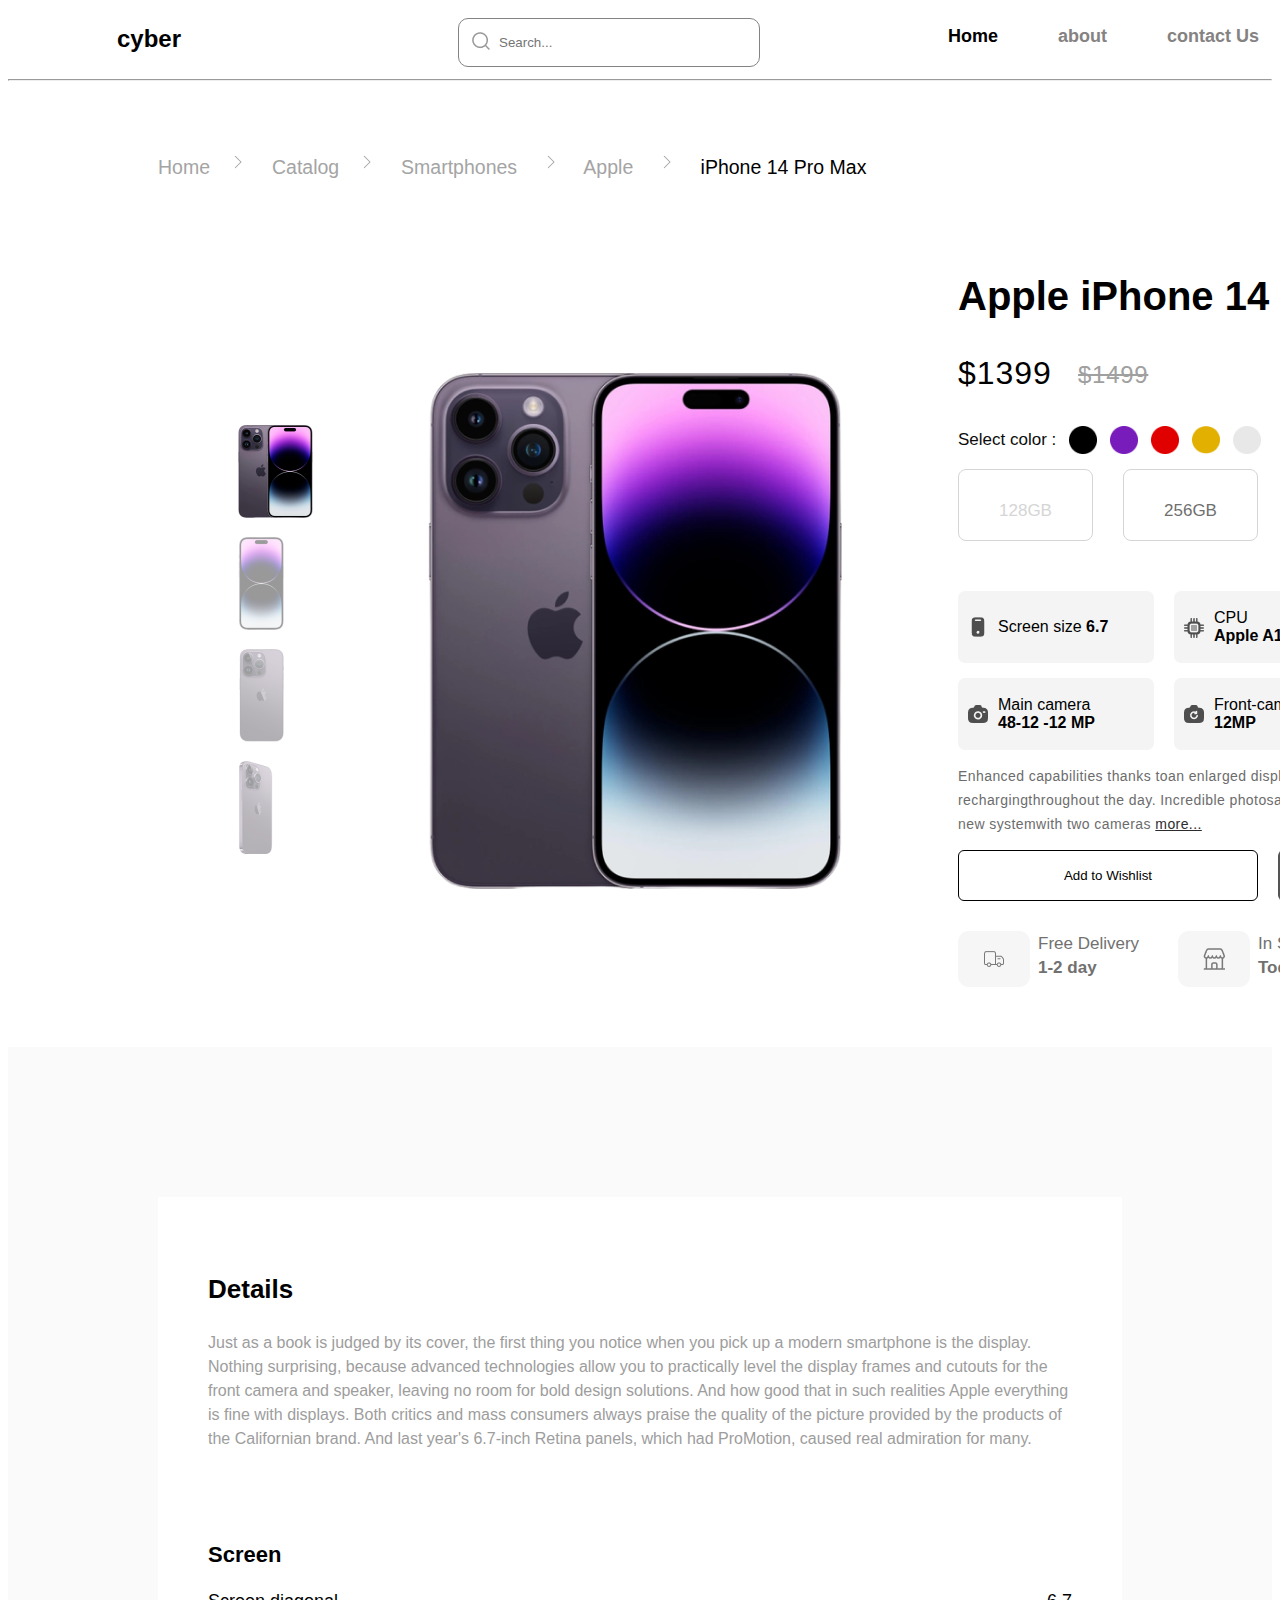
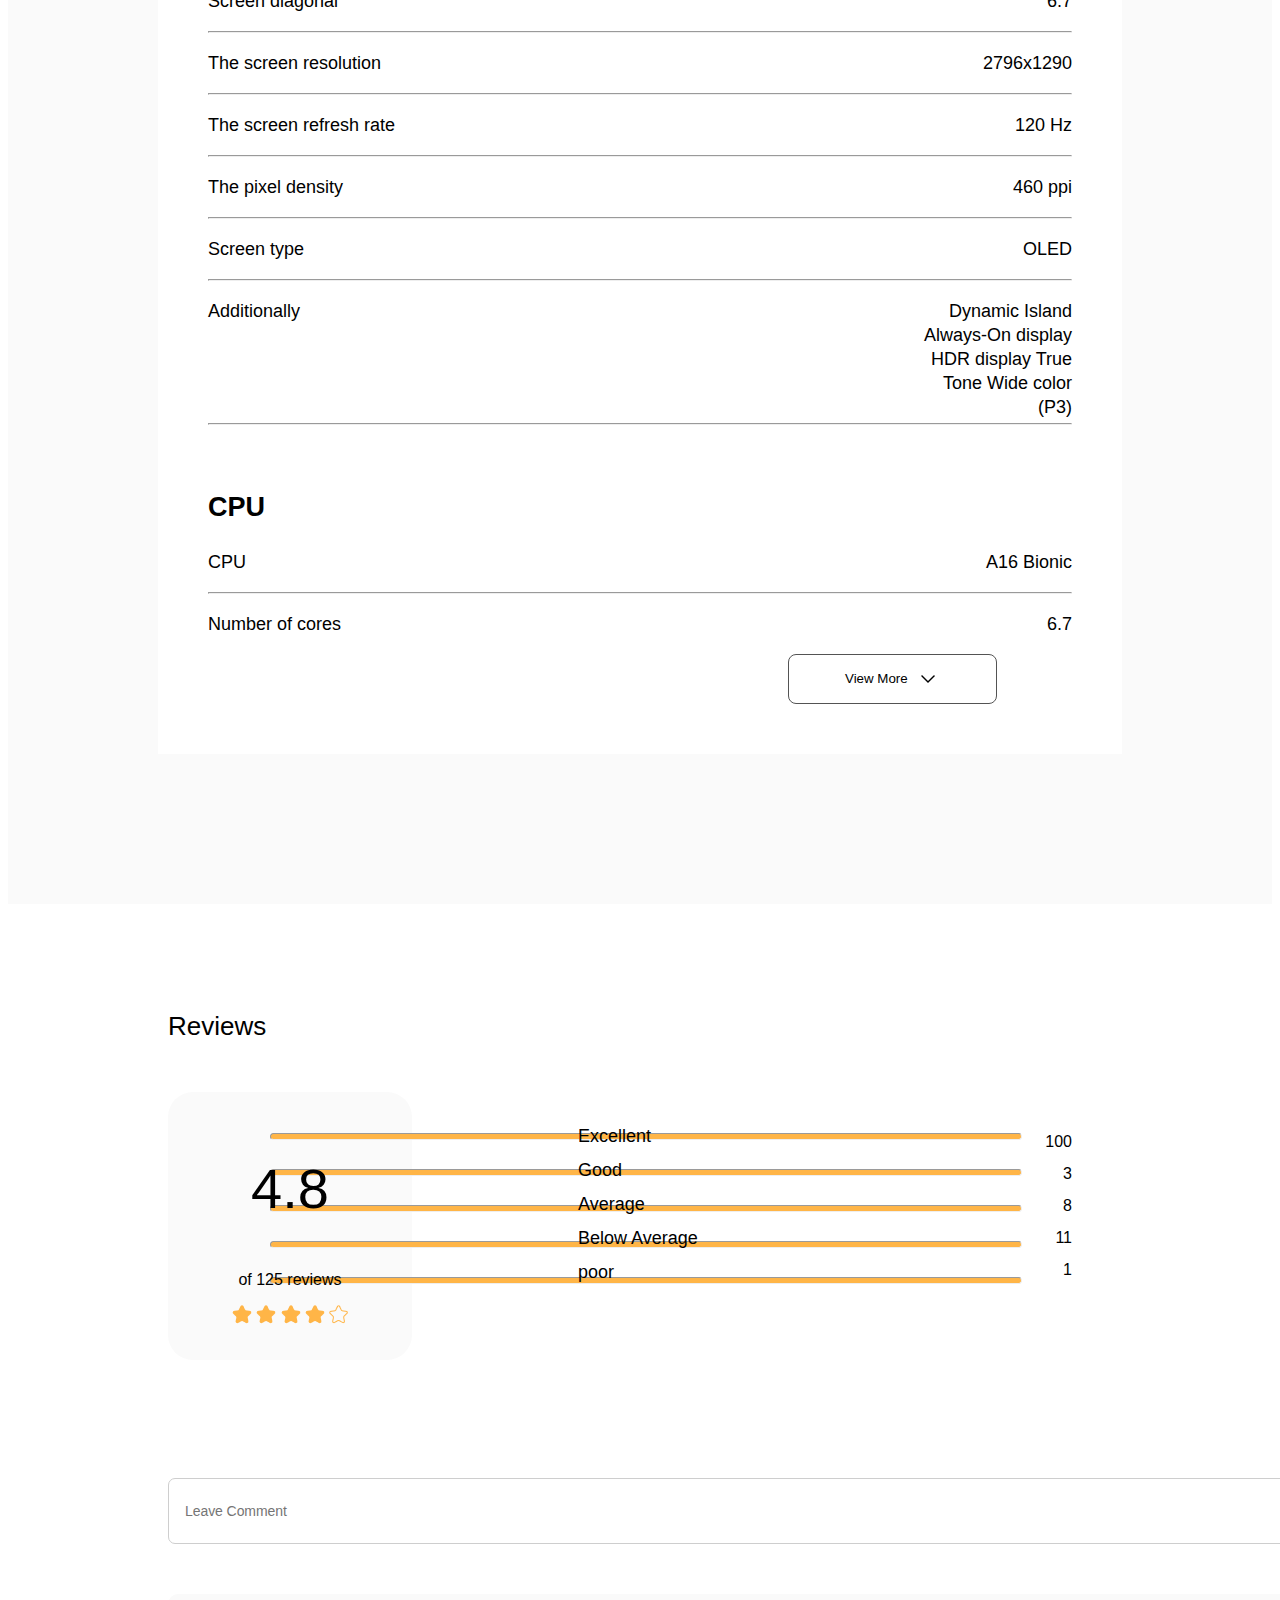
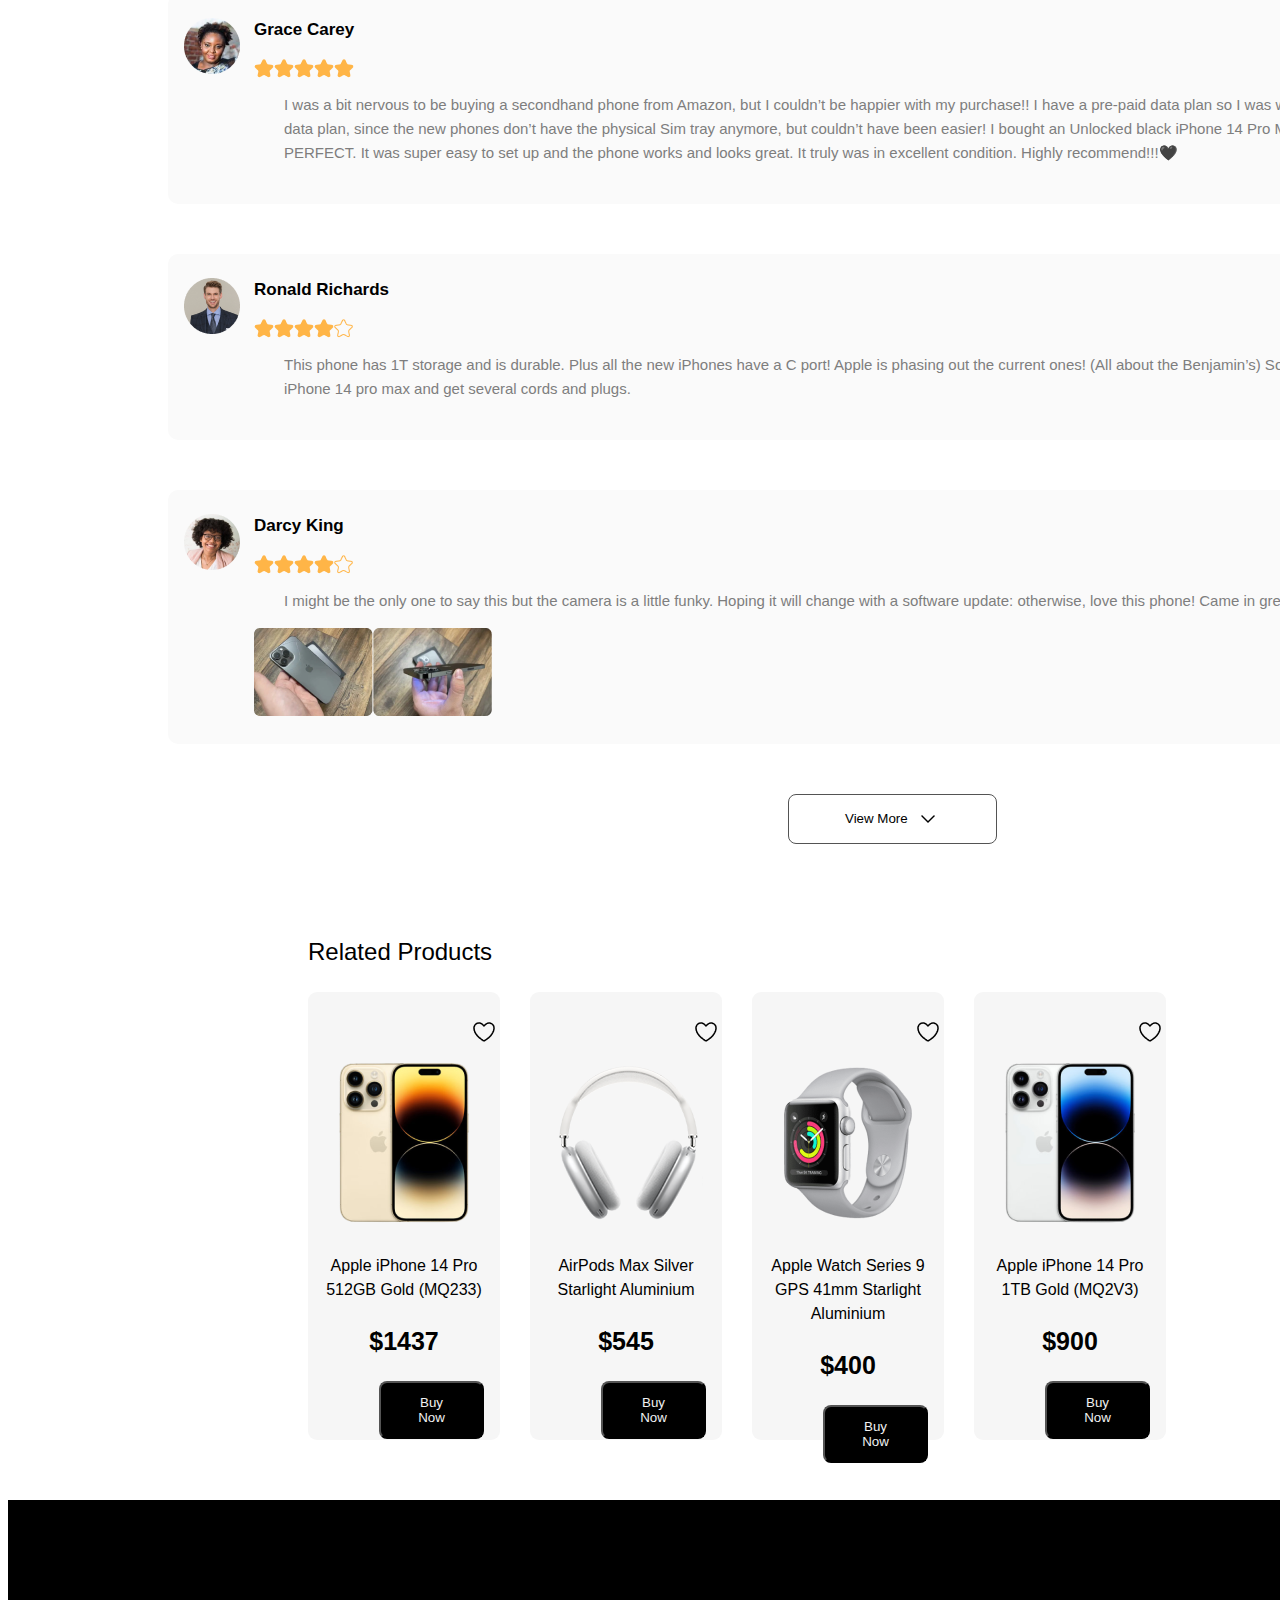
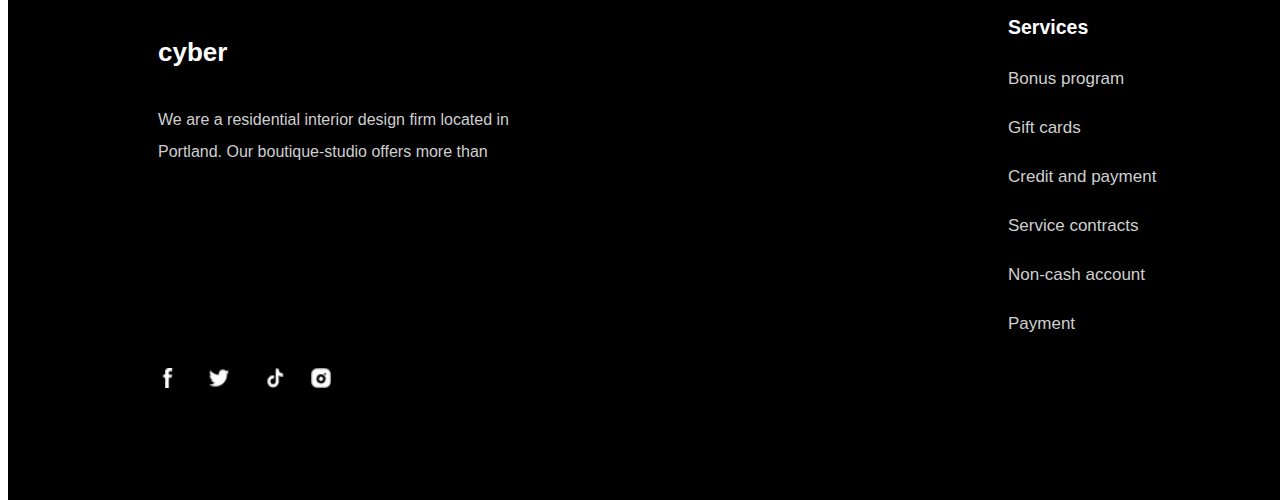
<file: index1.html>
<!DOCTYPE html>
<html lang="en">
<head>
    <meta charset="UTF-8">
    <meta name="viewport" content="width=device-width, initial-scale=1.0">
    <title>Search Bar</title>
    <link rel="stylesheet" href="style1.css">
    <link rel="stylesheet" href="style.css">
</head>
<body>
    <nav>
        <label for="logo" class="cyber">cyber</label>
        <div class="search-container">
           <input type="text" placeholder="Search..." class="search-input">
           <span class="search-icon"><img src="image/Search1.png" alt=""></span>
         </div>
         <ul class="navicons">
            <li><a href="#" class="active">Home</a></li>
            <li><a href="#">about</a></li>
            <li><a href="#">contact Us</a></li>
            <li><a href="#">Blog</a></li>
            <li><a href="#"><img src="image/loveicon.png" alt=""></a></li>
            <li><a href="#"></a><img src="image/Cart11.png" alt=""></a></li>
            <li><a href="#"></a><img src="image/Usericon.png" alt=""></a></li>
         </ul>
         <hr>
    </nav>
     <div class="cartmenu">
        <a href="#">Home  &nbsp;&nbsp;<img src="image/Arrow white.png" alt="" class="whitearr"> </a>
        <a href="#"> &nbsp;&nbsp; Catalog &nbsp;&nbsp;<img src="image/Arrow white.png" alt="" class="whitearr"></a> 
        <a href="#"> &nbsp;&nbsp; Smartphones &nbsp;&nbsp; <img src="image/Arrow white.png" alt="" class="whitearr"></a>
        <a href="#">  &nbsp;&nbsp; Apple  &nbsp;&nbsp; <img src="image/Arrow white.png" alt="" class="whitearr"></a>
        <a href="#" class="active">  &nbsp;&nbsp; iPhone 14 Pro Max  &nbsp;&nbsp; </a>  
     </div>
     <div>
        <div class="cartvilet">
            <div class="cartviletsides">
                <img src="image/cart vilett 1.png" alt=""> <br>
           <img src="image/cart vilett 2.png" alt=""> <br>
           <img src="image/cart vilett 3.png" alt=""> <br>
           <img src="image/cart vilett 4.png" alt=""> <br>
            </div>
           <img src="image/cart vilett 5.png" alt="" class="viletipone">
           <div class="cartdetails">
             <h2 class="dh">Apple iPhone 14 Pro Max</h2>
             <h2 class="dprice">$1399</h2> <h2 class="doldp">$1499</h2>
               <div class="selectcolor">
                <p>Select color :</p>
                 <img src="image/black circle.png" alt="">
                 <img src="image/vilot circle.png" alt="">
                 <img src="image/red circle.png" alt="">
                 <img src="image/yello circle.png" alt="">
                 <img src="image/white circle.png" alt="">
                 
               </div>
               <div class="gbbox">
                 <div class="gb">
                    <p>128GB</p>  
                 </div> 
                 <div class="gb">
                    <p style="color: #6F6F6F;">256GB</p>
                 </div>
                 <div class="gb">
                    <p style="color:#6F6F6F;">512GB</p>
                 </div>
                 <div class="gb">
                    <p class="tb" style="color: black;">1TB</p>
                 </div>
               </div> 
               <div class="setting">
                <div class="ss">
                    <img src="image/Screensize.png" alt=""> <p>Screen size <span style="font-weight: bold;">6.7</span></p>
                </div>
                <div class="ss">
                    <img src="image/CPU.png" alt=""> <p>CPU <br><span style="font-weight: bold;">Apple A16 Bionic</span></p>
                </div>
                <div class="ss">
                    <img src="image/cpuu.png" alt=""> <p>Number of Cores <br> <span style="font-weight: bold;">6</span></p>
                </div>
               </div>
               <div class="settingtwo">
                <div class="ss">
                    <img src="image/cameraicon.png" alt=""> <p>Main camera <br> <span style="font-weight: bold;">48-12 -12 MP</span></p>
                </div>
                <div class="ss">
                    <img src="image/frontcam.png" alt=""> <p>Front-camera<br><span style="font-weight: bold;">12MP</span></p>
                </div>
                <div class="ss">
                    <img src="image/batteryicon.png" alt=""> <p>Battery capacity  <br> <span style="font-weight: bold;">4323 mAh</span></p>
                </div>
               </div>
               <p class="more">Enhanced capabilities thanks toan enlarged display of 6.7 inchesand work without rechargingthroughout the day. Incredible photosas in weak, yesand in bright lightusing the new systemwith two cameras <span class="mor">more...</span> </p>
              <div class="order">
                <button class="addtowish">Add to Wishlist</button> <a href="index3.html" style="text-decoration: none;"><button class="addtocard">Add to Card</button></a>
              </div>
              <div class="proses">
                 <div class="delyicons">
                     <div class="truck"><img src="image/delivery-truck.png" alt=""></div>
                     <p>Free Delivery <br>
                       <span style="font-weight: bold;">1-2 day</span></p>
                 </div>

                 <div class="delyicons">
                     <div class="truck"><img src="image/shop-2.png" alt=""></div>
                     <p>In Stock <br>
                       <span style="font-weight: bold;">Today</span></p>
                 </div>
                 <div class="delyicons">
                    <div class="truck"><img src="image/verify.png" alt=""></div>
                    <p>Guaranteed <br>
                      <span style="font-weight: bold;">1 year</span></p>
                </div>
              </div>
            </div>
        </div>
     </div>
     <div class="details">
        <div style="background-color: white;" class="ded">
         <p class="Details">Details</p>
         <p class="Dedes">Just as a book is judged by its cover, the first thing you notice when you pick up a modern smartphone is the display. Nothing surprising, because advanced technologies allow you to practically level the display frames and cutouts for the front camera and speaker, leaving no room for bold design solutions. And how good that in such realities Apple everything is fine with displays. Both critics and mass consumers always praise the quality of the picture provided by the products of the Californian brand. And last year's 6.7-inch Retina panels, which had ProMotion, caused real admiration for many.</p>
         <p class="Screen">Screen</p> 
         <p class="SD">Screen diagonal  <span class="number">6.7</span></p>
         <hr class="hrr">
         <p class="SD">The screen resolution<span class="number">2796x1290</span></p>
         <hr class="hrr">
         <p class="SD">The screen refresh rate<span class="number">120 Hz</span></p>
         <hr class="hrr">
         <p class="SD">The pixel density<span class="number">460 ppi</span></p>
         <hr class="hrr">
         <p class="SD">Screen type<span class="number">OLED</span></p>
         <hr class="hrr">
         <p class="SD">Additionally<span class="number">Dynamic Island Always-On display HDR display True Tone Wide color (P3)</span></p>
         <hr class="hrrr">
         <p style="font-weight: bold;font-family:'Inter', sans-serif; font-size: 27px; padding-top: 40px;">CPU</p>
         <p class="SD">CPU<span class="number">A16 Bionic</span></p>
         <hr class="hrr">
         <p class="SD">Number of cores <span class="number">6.7</span></p>
         <button class="view">View  More <img src="image/down.png" alt=""> </button>
        </div>
    </div>
    <div class="rating">
        <p class="reviews">Reviews</p>
        <div class="rate">
            <h1 class="f">4.8</h1>
            <p>of 125 reviews</p>
            <div>
                <img src="image/Star.png" alt="">
                <img src="image/Star.png" alt="">
                <img src="image/Star.png" alt="">
                <img src="image/Star.png" alt="">
                <img src="image/Star border.png" alt="">
            </div>
        </div>
        <div class="rcoment">
            <p>Excellent</p>
            <p>Good</p>
            <p>Average</p>
            <p>Below Average</p>
            <p>poor</p>
        </div>
        <div class="horizontal">
            <hr class="hori"> <br> <br>
            <hr class="hori">  <br> <br>
            <hr class="hori">  <br> <br>
            <hr class="hori">  <br> <br>
            <hr class="hori">  <br>  <br>    
        </div>
        <div class="rat">
            <p>100</p>
            <p>3</p> 
            <p>8</p>
            <p>11</p>
            <p>1</p>
             
        </div>
        <input class="leave" type="text" placeholder="Leave Comment">
    </div>
     <div class="user1">
         <img src="image/User Pic1.png" alt="">
         <p class="Uname">Grace Carey</p>
           <div class="stars">
                <img src="image/Star.png" alt="">
                <img src="image/Star.png" alt="">
                <img src="image/Star.png" alt="">
                <img src="image/Star.png" alt="">
                <img src="image/Star.png" alt="">
            </div>
            <p class="Ur1">I was a bit nervous to be buying a secondhand phone from Amazon, but I couldn’t be happier with my purchase!! I have a pre-paid data plan so I was worried that this phone wouldn’t connect with my data plan, since the new phones don’t have the physical Sim tray anymore, but couldn’t have been easier! I bought an Unlocked black iPhone 14 Pro Max in excellent condition and everything is PERFECT. It was super easy to set up and the phone works and looks great. It truly was in excellent condition. Highly recommend!!!🖤</p>
     </div>
     <div class="user1">
         <img src="image/User Pic 2.png" alt="">
         <p class="Uname">Ronald Richards</p>
           <div class="stars">
                <img src="image/Star.png" alt="">
                <img src="image/Star.png" alt="">
                <img src="image/Star.png" alt="">
                <img src="image/Star.png" alt="">
                <img src="image/Star border.png" alt="">
            </div>
            <p class="Ur1">This phone has 1T storage and is durable. Plus all the new iPhones have a C port! Apple is phasing out the current ones! (All about the Benjamin’s) So if you want a phone that’s going to last grab an iPhone 14 pro max and get several cords and plugs.</p>
     </div>
     <div class="user1">
         <img src="image/User Pic 3.png" alt="">
         <p class="Uname">Darcy King</p>
           <div class="stars">
                <img src="image/Star.png" alt="">
                <img src="image/Star.png" alt="">
                <img src="image/Star.png" alt="">
                <img src="image/Star.png" alt="">
                <img src="image/Star border.png" alt="">
            </div>
            <p class="Ur1">I might be the only one to say this but the camera is a little funky. Hoping it will change with a software update: otherwise, love this phone! Came in great condition</p>
        <img style="margin-left: 70px;" src="image/Review=Image1.png" alt=""><img src="image/Review=Image2.png" alt="">
        </div>
        <button class="vie">View  More <img src="image/down.png" alt=""> </button>
        
        <br>
        <div class="Discont">
            <p class="Discount">Related Products</p>
            <div class="p3row">
              <div class="ip">
                 <img src="image/loveicon.png" alt="" class="love">
                 <img src="image/Iphone 14 pro orang.png" alt="">
                 <div >
                  <p class="desc">Apple iPhone 14 Pro 512GB Gold (MQ233) </p>
                  <p style="font-weight: bold; font-size: 25px; text-align: center;">$1437</p>
                  <button class="buyb">Buy Now</button>
                 </div>
              </div>
              <div class="ip">
                <img src="image/loveicon.png" alt="" class="love">
                <img src="image/Iphone headset.png" alt="">
                <div >
                 <p class="desc">AirPods Max Silver
                  Starlight Aluminium </p>
                 <p style="font-weight: bold; font-size: 25px; text-align: center;">$545</p>
                 <button class="buyb">Buy Now</button>
                </div>
             </div>
             <div class="ip">
              <img src="image/loveicon.png" alt="" class="love">
              <img src="image/pro watch.png" alt="">
              <div >
               <p class="desc">Apple Watch Series 9 GPS 41mm Starlight Aluminium </p>
               <p style="font-weight: bold; font-size: 25px; text-align: center;">$400</p>
               <button class="buyb">Buy Now</button>
              </div>
           </div>
           <div class="ip">
            <img src="image/loveicon.png" alt="" class="love">
            <img src="image/Iphone 14 pro 1 white.png" alt="">
            <div >
             <p class="desc">Apple iPhone 14 Pro 1TB Gold (MQ2V3) </p>
             <p style="font-weight: bold; font-size: 25px; text-align: center;">$900</p>
             <button class="buyb">Buy Now</button>
            </div>
         </div>
          </div>
          <div >
       
            <div class="ftblack">
                <div class="cyb">
                  <p class="Cyb">cyber</p> 
                  <p>We are a residential interior design firm located in Portland. Our boutique-studio offers more than</p>
                </div>
                 <div class="icons">
                   <img src="image/Facebook.png" alt=""> &nbsp; &nbsp;&nbsp; &nbsp;<img src="image/Twitter.png" alt=""> &nbsp;&nbsp; &nbsp; &nbsp; <img src="image/Tiktok.png" alt="">&nbsp; &nbsp; &nbsp;&nbsp;<img src="image/Instagram.png" alt="">
                 </div>
                 <div class="service">
                  <p style="font-weight: bold; color: white; font-size: 19.5px;">Services</p>
                  <p>Bonus program</p>
                  <p>Gift cards</p>
                  <p>Credit and payment</p>
                  <p>Service contracts</p>
                  <p>Non-cash account</p>
                  <p>Payment</p>
                 </div>
                 <div class="assis">
                   <p style="font-weight: bold; color: white; font-size: 19.5px;">Assistance to the buyer</p>
                   <p>Find an order</p>
                   <p>Terms of delivery</p>
                   <p>Exchange and return of goods</p>
                   <p>Guarantee</p>
                   <p>Frequently asked questions</p>
                   <p>Terms of use of the site</p>
                   
                 </div>
             </div>

    </body>
</html>
</file>
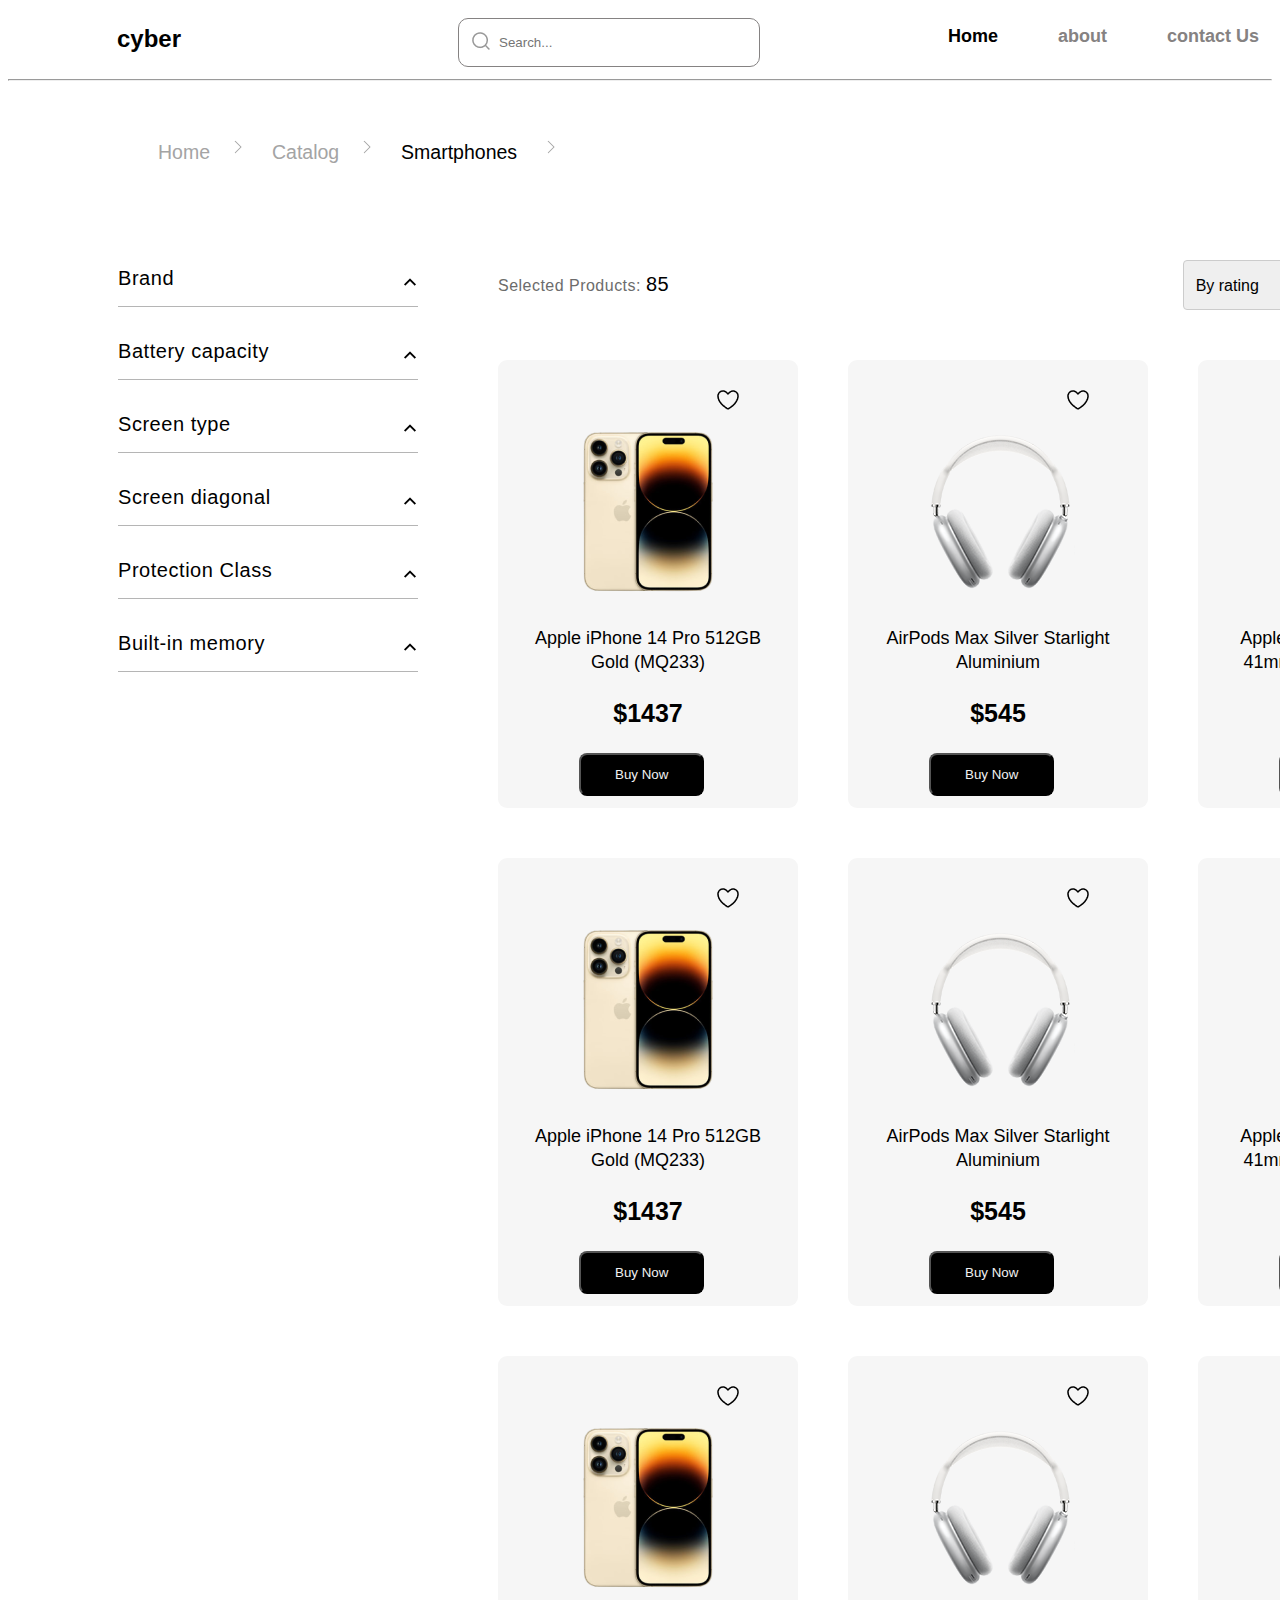
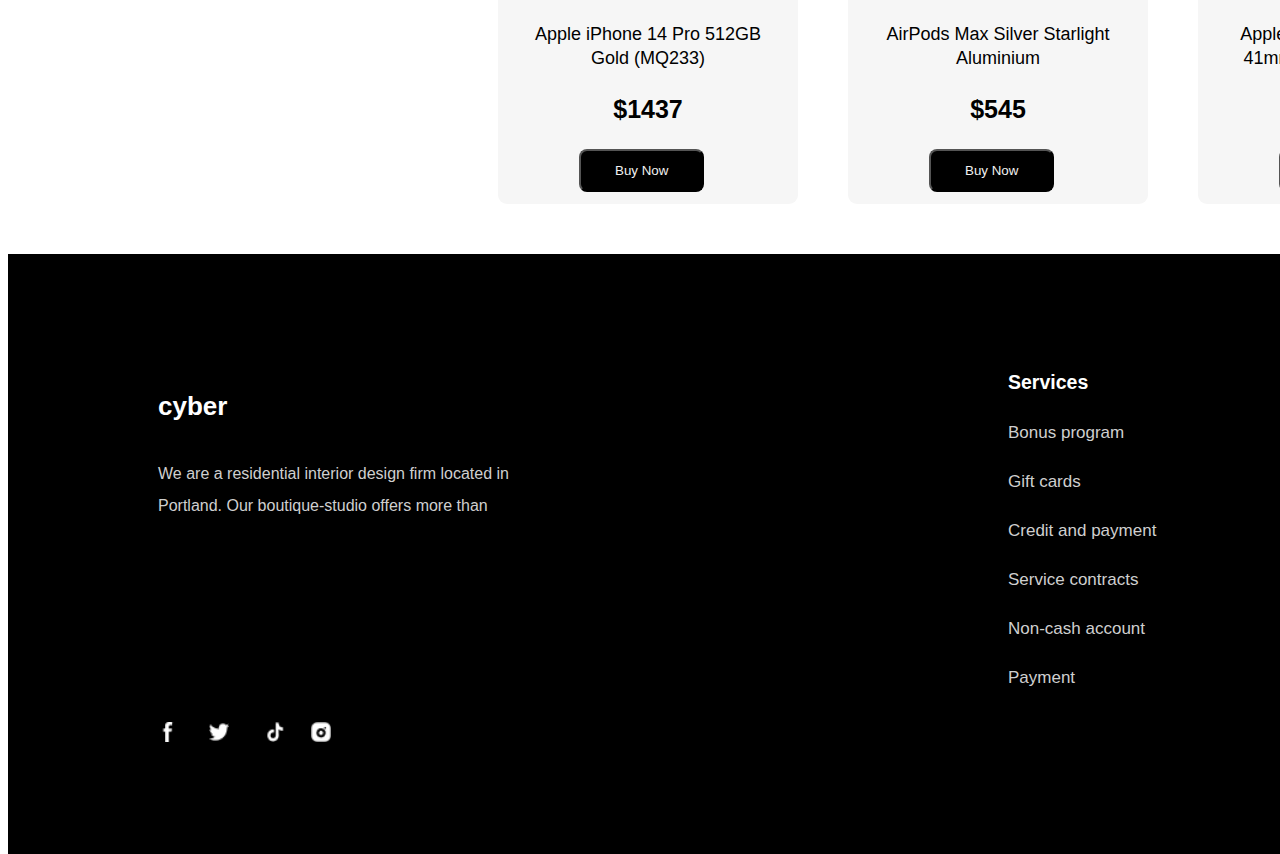
<file: index2.html>
<!DOCTYPE html>
<html lang="en">
<head>
    <meta charset="UTF-8">
    <meta name="viewport" content="width=device-width, initial-scale=1.0">
    <title>Smartphones</title>
    <link rel="stylesheet" href="style2.css">
    
</head>
<body>
    <nav>
        <label for="logo" class="cyber">cyber</label>
        <div class="search-container">
           <input type="text" placeholder="Search..." class="search-input">
           <span class="search-icon"><img src="image/Search1.png" alt=""></span>
         </div>
         <ul class="navicons">
            <li><a href="#" class="active">Home</a></li>
            <li><a href="#">about</a></li>
            <li><a href="#">contact Us</a></li>
            <li><a href="#">Blog</a></li>
            <li><a href="#"><img src="image/loveicon.png" alt=""></a></li>
            <li><a href="#"></a><img src="image/Cart11.png" alt=""></a></li>
            <li><a href="#"></a><img src="image/Usericon.png" alt=""></a></li>
         </ul>
         <hr>
    </nav>
     <div class="cartmenu">
        <a href="index.html">Home  &nbsp;&nbsp;<img src="image/Arrow white.png" alt="" class="whitearr"> </a>
        <a href="#"> &nbsp;&nbsp; Catalog &nbsp;&nbsp;<img src="image/Arrow white.png" alt="" class="whitearr"></a> 
        <a href="#" class="activ"> &nbsp;&nbsp; Smartphones &nbsp;&nbsp; <img src="image/Arrow white.png" alt="" class="whitearr"></a>
     </div>
   
 <div class="selected">
   <div class="drop">
    <p class="slect">Selected Products: <span>85</span></p>  &nbsp; &nbsp;
    <select id="myDropdown">
      <option value="" disabled selected>By rating</option>
      <option value="option1">Option 1</option>
      <option value="option2">Option 2</option>
      <option value="option3">Option 3</option>
      <option value="option4">Option 4</option>
  </select>
   </div>
     
   <div class="Discont">
      <div class="p3row">
        <div class="ip">
           <img src="image/loveicon.png" alt="" class="love">
           <img src="image/Iphone 14 pro orang.png" alt="">
           <div >
            <p class="desc">Apple iPhone 14 Pro 512GB Gold (MQ233) </p>
            <p style="font-weight: bold; font-size: 25px; text-align: center;">$1437</p>
            <button class="buyb">Buy Now</button>
           </div>
        </div>
        <div class="ip">
          <img src="image/loveicon.png" alt="" class="love">
          <img src="image/Iphone headset.png" alt="">
          <div >
           <p class="desc">AirPods Max Silver
            Starlight Aluminium </p>
           <p style="font-weight: bold; font-size: 25px; text-align: center;">$545</p>
           <button class="buyb">Buy Now</button>
          </div>
       </div>
       <div class="ip">
        <img src="image/loveicon.png" alt="" class="love">
        <img src="image/pro watch.png" alt="">
        <div >
         <p class="desc">Apple Watch Series 9 GPS 41mm Starlight Aluminium </p>
         <p style="font-weight: bold; font-size: 25px; text-align: center;">$400</p>
         <button class="buyb">Buy Now</button>
        </div>
     </div>
   
</div>
</div>
        
 </div>
 <div class="Dcont">
   <div class="p3row">
     <div class="ip">
        <img src="image/loveicon.png" alt="" class="love">
        <img src="image/Iphone 14 pro orang.png" alt="">
        <div >
         <p class="desc">Apple iPhone 14 Pro 512GB Gold (MQ233) </p>
         <p style="font-weight: bold; font-size: 25px; text-align: center;">$1437</p>
         <button class="buyb">Buy Now</button>
        </div>
     </div>
     <div class="ip">
       <img src="image/loveicon.png" alt="" class="love">
       <img src="image/Iphone headset.png" alt="">
       <div >
        <p class="desc">AirPods Max Silver
         Starlight Aluminium </p>
        <p style="font-weight: bold; font-size: 25px; text-align: center;">$545</p>
        <button class="buyb">Buy Now</button>
       </div>
    </div>
    <div class="ip">
     <img src="image/loveicon.png" alt="" class="love">
     <img src="image/pro watch.png" alt="">
     <div >
      <p class="desc">Apple Watch Series 9 GPS 41mm Starlight Aluminium </p>
      <p style="font-weight: bold; font-size: 25px; text-align: center;">$400</p>
      <button class="buyb">Buy Now</button>
     </div>
  </div>

</div>
</div>
     
</div>

<div class="Dont">
   <div class="p3row">
     <div class="ip">
        <img src="image/loveicon.png" alt="" class="love">
        <img src="image/Iphone 14 pro orang.png" alt="">
        <div >
         <p class="desc">Apple iPhone 14 Pro 512GB Gold (MQ233) </p>
         <p style="font-weight: bold; font-size: 25px; text-align: center;">$1437</p>
         <button class="buyb">Buy Now</button>
        </div>
     </div>
     <div class="ip">
       <img src="image/loveicon.png" alt="" class="love">
       <img src="image/Iphone headset.png" alt="">
       <div >
        <p class="desc">AirPods Max Silver
         Starlight Aluminium </p>
        <p style="font-weight: bold; font-size: 25px; text-align: center;">$545</p>
        <button class="buyb">Buy Now</button>
       </div>
    </div>
    <div class="ip">
     <img src="image/loveicon.png" alt="" class="love">
     <img src="image/pro watch.png" alt="">
     <div >
      <p class="desc">Apple Watch Series 9 GPS 41mm Starlight Aluminium </p>
      <p style="font-weight: bold; font-size: 25px; text-align: center;">$400</p>
      <button class="buyb">Buy Now</button>
     </div>
  </div>

</div>
</div>
     
</div>

<div class="footblack">
   <div class="cyb">
     <p class="Cyb">cyber</p> 
     <p>We are a residential interior design firm located in Portland. Our boutique-studio offers more than</p>
   </div>
    <div class="icons">
      <img src="image/Facebook.png" alt=""> &nbsp; &nbsp;&nbsp; &nbsp;<img src="image/Twitter.png" alt=""> &nbsp;&nbsp; &nbsp; &nbsp; <img src="image/Tiktok.png" alt="">&nbsp; &nbsp; &nbsp;&nbsp;<img src="image/Instagram.png" alt="">
    </div>
    <div class="service">
     <p style="font-weight: bold; color: white; font-size: 19.5px;">Services</p>
     <p>Bonus program</p>
     <p>Gift cards</p>
     <p>Credit and payment</p>
     <p>Service contracts</p>
     <p>Non-cash account</p>
     <p>Payment</p>
    </div>
    <div class="assis">
      <p style="font-weight: bold; color: white; font-size: 19.5px;">Assistance to the buyer</p>
      <p>Find an order</p>
      <p>Terms of delivery</p>
      <p>Exchange and return of goods</p>
      <p>Guarantee</p>
      <p>Frequently asked questions</p>
      <p>Terms of use of the site</p>
      
    </div>
</div>


    
 <div class="jsarea">
   <div class="Brand">
  
     <div style="display: flex;" class="search-btn"><p class="BB">Brand</p> <img src="image/uparrow.png" alt="" class="downarow"></div>
     <div class="content">
     <div class="search-cont">
      <input type="text" placeholder="Search..." class="search-in">
      <span class="search-i"><img src="image/Search1.png" alt=""></span>
    </div>
    <ul class="Bcheck">
    <li> <input type="checkbox" class="firstapple"> <label for="checkbox">Apple <span>110</span></label> </li> <br>
    <li> <input type="checkbox" class="firstapple"> <label for="checkbox">Samsung <span>70</span></label></li> <br>
    <li> <input type="checkbox" class="firstapple"> <label for="checkbox">Xiaomi <span>68</span></label> </li><br>
    <li>  <input type="checkbox" class="firstapple"> <label for="checkbox">OPPO <span>36</span></label></li> <br>
    <li> <input type="checkbox" class="firstapple"> <label for="checkbox">Honor <span>10</span></label> </li><br>
    <li>  <input type="checkbox" class="firstapple"> <label for="checkbox">Motorola <span>30</span></label> </li> <br>
    <li>  <input type="checkbox" class="firstapple"> <label for="checkbox">Nokia <span>22</span></label></li> <br>
    <li>  <input type="checkbox" class="firstapple"> <label for="checkbox">Realme <span>35</span></label></li> <br>
     
    </ul>
  </div>
   </div>
   <div class="Bran">
  
     <div style="display: flex;" class="search-btn"><p class="BB">Battery capacity</p> <img src="image/uparrow.png" alt="" class="downarow"></div>
     <div class="content">
     <div class="search-cont">
      <input type="text" placeholder="Search..." class="search-in">
      <span class="search-i"><img src="image/Search1.png" alt=""></span>
    </div>
    <ul class="Bcheck">
    <li> <input type="checkbox" class="firstapple"> <label for="checkbox">Apple <span>110</span></label> </li> <br>
    <li> <input type="checkbox" class="firstapple"> <label for="checkbox">Samsung <span>70</span></label></li> <br>
    <li> <input type="checkbox" class="firstapple"> <label for="checkbox">Xiaomi <span>68</span></label> </li><br>
    <li>  <input type="checkbox" class="firstapple"> <label for="checkbox">OPPO <span>36</span></label></li> <br>
    <li> <input type="checkbox" class="firstapple"> <label for="checkbox">Honor <span>10</span></label> </li><br>
    <li>  <input type="checkbox" class="firstapple"> <label for="checkbox">Motorola <span>30</span></label> </li> <br>
    <li>  <input type="checkbox" class="firstapple"> <label for="checkbox">Nokia <span>22</span></label></li> <br>
    <li>  <input type="checkbox" class="firstapple"> <label for="checkbox">Realme <span>35</span></label></li> <br>
     
    </ul>
  </div>
   </div>
   <div class="Bra">
  
     <div style="display: flex;" class="search-btn"><p class="BB">Screen type</p> <img src="image/uparrow.png" alt="" class="downarow"></div>
     <div class="content">
     <div class="search-cont">
      <input type="text" placeholder="Search..." class="search-in">
      <span class="search-i"><img src="image/Search1.png" alt=""></span>
    </div>
    <ul class="Bcheck">
    <li> <input type="checkbox" class="firstapple"> <label for="checkbox">Apple <span>110</span></label> </li> <br>
    <li> <input type="checkbox" class="firstapple"> <label for="checkbox">Samsung <span>70</span></label></li> <br>
    <li> <input type="checkbox" class="firstapple"> <label for="checkbox">Xiaomi <span>68</span></label> </li><br>
    <li>  <input type="checkbox" class="firstapple"> <label for="checkbox">OPPO <span>36</span></label></li> <br>
    <li> <input type="checkbox" class="firstapple"> <label for="checkbox">Honor <span>10</span></label> </li><br>
    <li>  <input type="checkbox" class="firstapple"> <label for="checkbox">Motorola <span>30</span></label> </li> <br>
    <li>  <input type="checkbox" class="firstapple"> <label for="checkbox">Nokia <span>22</span></label></li> <br>
    <li>  <input type="checkbox" class="firstapple"> <label for="checkbox">Realme <span>35</span></label></li> <br>
     
    </ul>
  </div>
   </div>
   <div class="Br">
  
     <div style="display: flex;" class="search-btn"><p class="BB">Screen diagonal</p> <img src="image/uparrow.png" alt="" class="downarow"></div>
     <div class="content">
     <div class="search-cont">
      <input type="text" placeholder="Search..." class="search-in">
      <span class="search-i"><img src="image/Search1.png" alt=""></span>
    </div>
    <ul class="Bcheck">
    <li> <input type="checkbox" class="firstapple"> <label for="checkbox">Apple <span>110</span></label> </li> <br>
    <li> <input type="checkbox" class="firstapple"> <label for="checkbox">Samsung <span>70</span></label></li> <br>
    <li> <input type="checkbox" class="firstapple"> <label for="checkbox">Xiaomi <span>68</span></label> </li><br>
    <li>  <input type="checkbox" class="firstapple"> <label for="checkbox">OPPO <span>36</span></label></li> <br>
    <li> <input type="checkbox" class="firstapple"> <label for="checkbox">Honor <span>10</span></label> </li><br>
    <li>  <input type="checkbox" class="firstapple"> <label for="checkbox">Motorola <span>30</span></label> </li> <br>
    <li>  <input type="checkbox" class="firstapple"> <label for="checkbox">Nokia <span>22</span></label></li> <br>
    <li>  <input type="checkbox" class="firstapple"> <label for="checkbox">Realme <span>35</span></label></li> <br>
     
    </ul>
  </div>
   </div>
   <div class="B">
  
     <div style="display: flex;" class="search-btn"><p class="BB">Protection Class</p> <img src="image/uparrow.png" alt="" class="downarow"></div>
     <div class="content">
     <div class="search-cont">
      <input type="text" placeholder="Search..." class="search-in">
      <span class="search-i"><img src="image/Search1.png" alt=""></span>
    </div>
    <ul class="Bcheck">
    <li> <input type="checkbox" class="firstapple"> <label for="checkbox">Apple <span>110</span></label> </li> <br>
    <li> <input type="checkbox" class="firstapple"> <label for="checkbox">Samsung <span>70</span></label></li> <br>
    <li> <input type="checkbox" class="firstapple"> <label for="checkbox">Xiaomi <span>68</span></label> </li><br>
    <li>  <input type="checkbox" class="firstapple"> <label for="checkbox">OPPO <span>36</span></label></li> <br>
    <li> <input type="checkbox" class="firstapple"> <label for="checkbox">Honor <span>10</span></label> </li><br>
    <li>  <input type="checkbox" class="firstapple"> <label for="checkbox">Motorola <span>30</span></label> </li> <br>
    <li>  <input type="checkbox" class="firstapple"> <label for="checkbox">Nokia <span>22</span></label></li> <br>
    <li>  <input type="checkbox" class="firstapple"> <label for="checkbox">Realme <span>35</span></label></li> <br>
     
    </ul>
  </div>
   </div>
   <div class="blast">
  
     <div style="display: flex;" class="search-btn"><p class="BB">Built-in memory</p> <img src="image/uparrow.png" alt="" class="downarow"></div>
     <div class="content">
     <div class="search-cont">
      <input type="text" placeholder="Search..." class="search-in">
      <span class="search-i"><img src="image/Search1.png" alt=""></span>
    </div>
    <ul class="Bcheck">
    <li> <input type="checkbox" class="firstapple"> <label for="checkbox">Apple <span>110</span></label> </li> <br>
    <li> <input type="checkbox" class="firstapple"> <label for="checkbox">Samsung <span>70</span></label></li> <br>
    <li> <input type="checkbox" class="firstapple"> <label for="checkbox">Xiaomi <span>68</span></label> </li><br>
    <li>  <input type="checkbox" class="firstapple"> <label for="checkbox">OPPO <span>36</span></label></li> <br>
    <li> <input type="checkbox" class="firstapple"> <label for="checkbox">Honor <span>10</span></label> </li><br>
    <li>  <input type="checkbox" class="firstapple"> <label for="checkbox">Motorola <span>30</span></label> </li> <br>
    <li>  <input type="checkbox" class="firstapple"> <label for="checkbox">Nokia <span>22</span></label></li> <br>
    <li>  <input type="checkbox" class="firstapple"> <label for="checkbox">Realme <span>35</span></label></li> <br>
     
    </ul>
  </div>
   </div>
  </div> 

  
 <script src="script.js"></script>
     </body>
     </html>
</file>
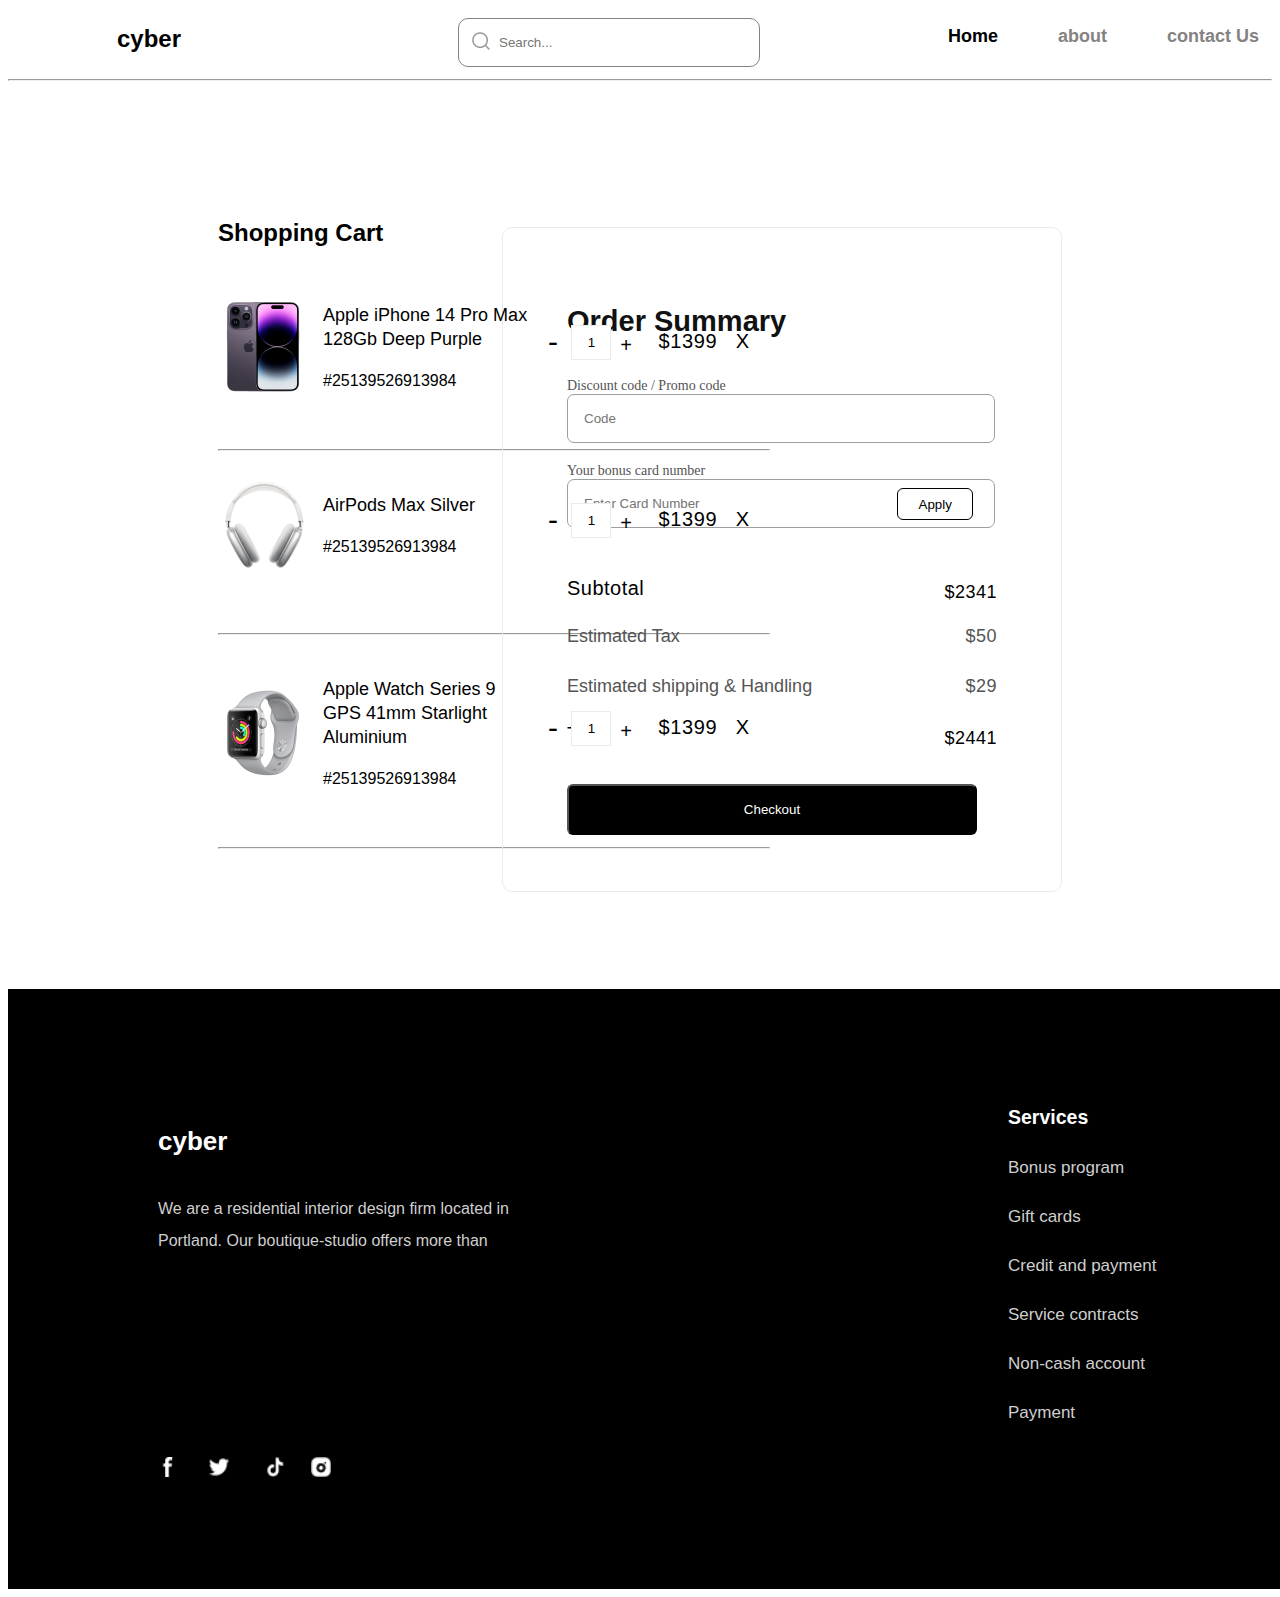
<file: index3.html>
<!DOCTYPE html>
<html lang="en">
<head>
    <meta charset="UTF-8">
    <meta name="viewport" content="width=device-width, initial-scale=1.0">
    <title>Smartphones</title>
    <link rel="stylesheet" href="style3.css">
    
</head>
<body>
    <nav>
        <label for="logo" class="cyber">cyber</label>
        <div class="search-container">
           <input type="text" placeholder="Search..." class="search-input">
           <span class="search-icon"><img src="image/Search1.png" alt=""></span>
         </div>
         <ul class="navicons">
            <li><a href="#" class="active">Home</a></li>
            <li><a href="#">about</a></li>
            <li><a href="#">contact Us</a></li>
            <li><a href="#">Blog</a></li>
            <li><a href="#"><img src="image/loveicon.png" alt=""></a></li>
            <li><a href="#"><img src="image/Cart11.png" alt=""></a></li>
            <li><a href="#"><img src="image/Usericon.png" alt=""></a></li>
         </ul>
         <hr>
        </nav>




        <div class="shopp">
        <p class="Shopping"> Shopping Cart</p>
         <div class="select">
            <img src="image/Iphone small.png" alt="">
            <div>
                <p class="applee">Apple iPhone 14 Pro Max 128Gb Deep Purple</p>
                <p class="apid">#25139526913984</p>
            </div>
            <div style="display: flex;">
                <p style="font-size: 30px; margin-top: 20px;">-</p>  &nbsp; &nbsp; <button class="num">1</button>  &nbsp;&nbsp; <p style="font-size: 20px; margin-top: 29px;">+</p>&nbsp;&nbsp; &nbsp; &nbsp; <p class="ppr">$1399 &nbsp;  X</p>
            </div>
         </div>
         <hr style="width: 550px; float: left;">
    <br>
         <div class="select">
            <img src="image/hedsettsmall.png" alt="">
            <div>
                <p class="applee">AirPods Max Silver</p>
                <p class="apid">#25139526913984</p>
            </div>
            <div style="display: flex;">
                <p style="font-size: 30px; margin-top: 20px;">-</p>  &nbsp; &nbsp; <button class="num">1</button>  &nbsp;&nbsp; <p style="font-size: 20px; margin-top: 29px;">+</p>&nbsp;&nbsp; &nbsp; &nbsp; <p class="ppr">$1399 &nbsp;  X</p>
            </div>
         </div>
         <br>
         <hr style="width: 550px; float: left;"> <br>
         <div class="select">
            <img src="image/watch small.png" alt="">
            <div>
                <p class="applee">Apple Watch Series 9 GPS 41mm Starlight Aluminium </p>
                <p class="apid">#25139526913984</p>
            </div>
            <div style="display: flex;">
                <p style="font-size: 30px; margin-top: 20px;">-</p>  &nbsp; &nbsp; <button class="num">1</button>  &nbsp;&nbsp; <p style="font-size: 20px; margin-top: 29px;">+</p>&nbsp;&nbsp; &nbsp; &nbsp; <p class="ppr">$1399 &nbsp;  X</p>
            </div>
         </div>
         <hr style="width: 550px; float: left;">
        </div>
        <div class="summary">
               <p class="sorder">Order Summary</p>
               <br>
               <label for="input">Discount code / Promo code</label>
               <input type="number" class="code" placeholder="Code"> 
               <br>
               <label for="number">Your bonus card number</label>
               <input type="number" class="code" placeholder="Enter Card Number"> <button class="apply">Apply</button> <br> <br>
               <p class="total">Subtotal <span>$2341</span></p>
               <p class="tax">Estimated Tax <span>$50</span></p>
               <p class="tax">Estimated shipping & Handling <span>$29</span></p>
               <p class="total">Total <span>$2441</span></p> <br>
               <a href="index4.html" style="text-decoration: none;"><button class="Checkout">Checkout</button></a>
        </div>
        <div class="ftblack">
            <div class="cyb">
              <p class="Cyb">cyber</p> 
              <p>We are a residential interior design firm located in Portland. Our boutique-studio offers more than</p>
            </div>
             <div class="icons">
               <img src="image/Facebook.png" alt=""> &nbsp; &nbsp;&nbsp; &nbsp;<img src="image/Twitter.png" alt=""> &nbsp;&nbsp; &nbsp; &nbsp; <img src="image/Tiktok.png" alt="">&nbsp; &nbsp; &nbsp;&nbsp;<img src="image/Instagram.png" alt="">
             </div>
             <div class="service">
              <p style="font-weight: bold; color: white; font-size: 19.5px;">Services</p>
              <p>Bonus program</p>
              <p>Gift cards</p>
              <p>Credit and payment</p>
              <p>Service contracts</p>
              <p>Non-cash account</p>
              <p>Payment</p>
             </div>
             <div class="assis">
               <p style="font-weight: bold; color: white; font-size: 19.5px;">Assistance to the buyer</p>
               <p>Find an order</p>
               <p>Terms of delivery</p>
               <p>Exchange and return of goods</p>
               <p>Guarantee</p>
               <p>Frequently asked questions</p>
               <p>Terms of use of the site</p>
               
             </div>
         </div>

</body>
</html>
</file>
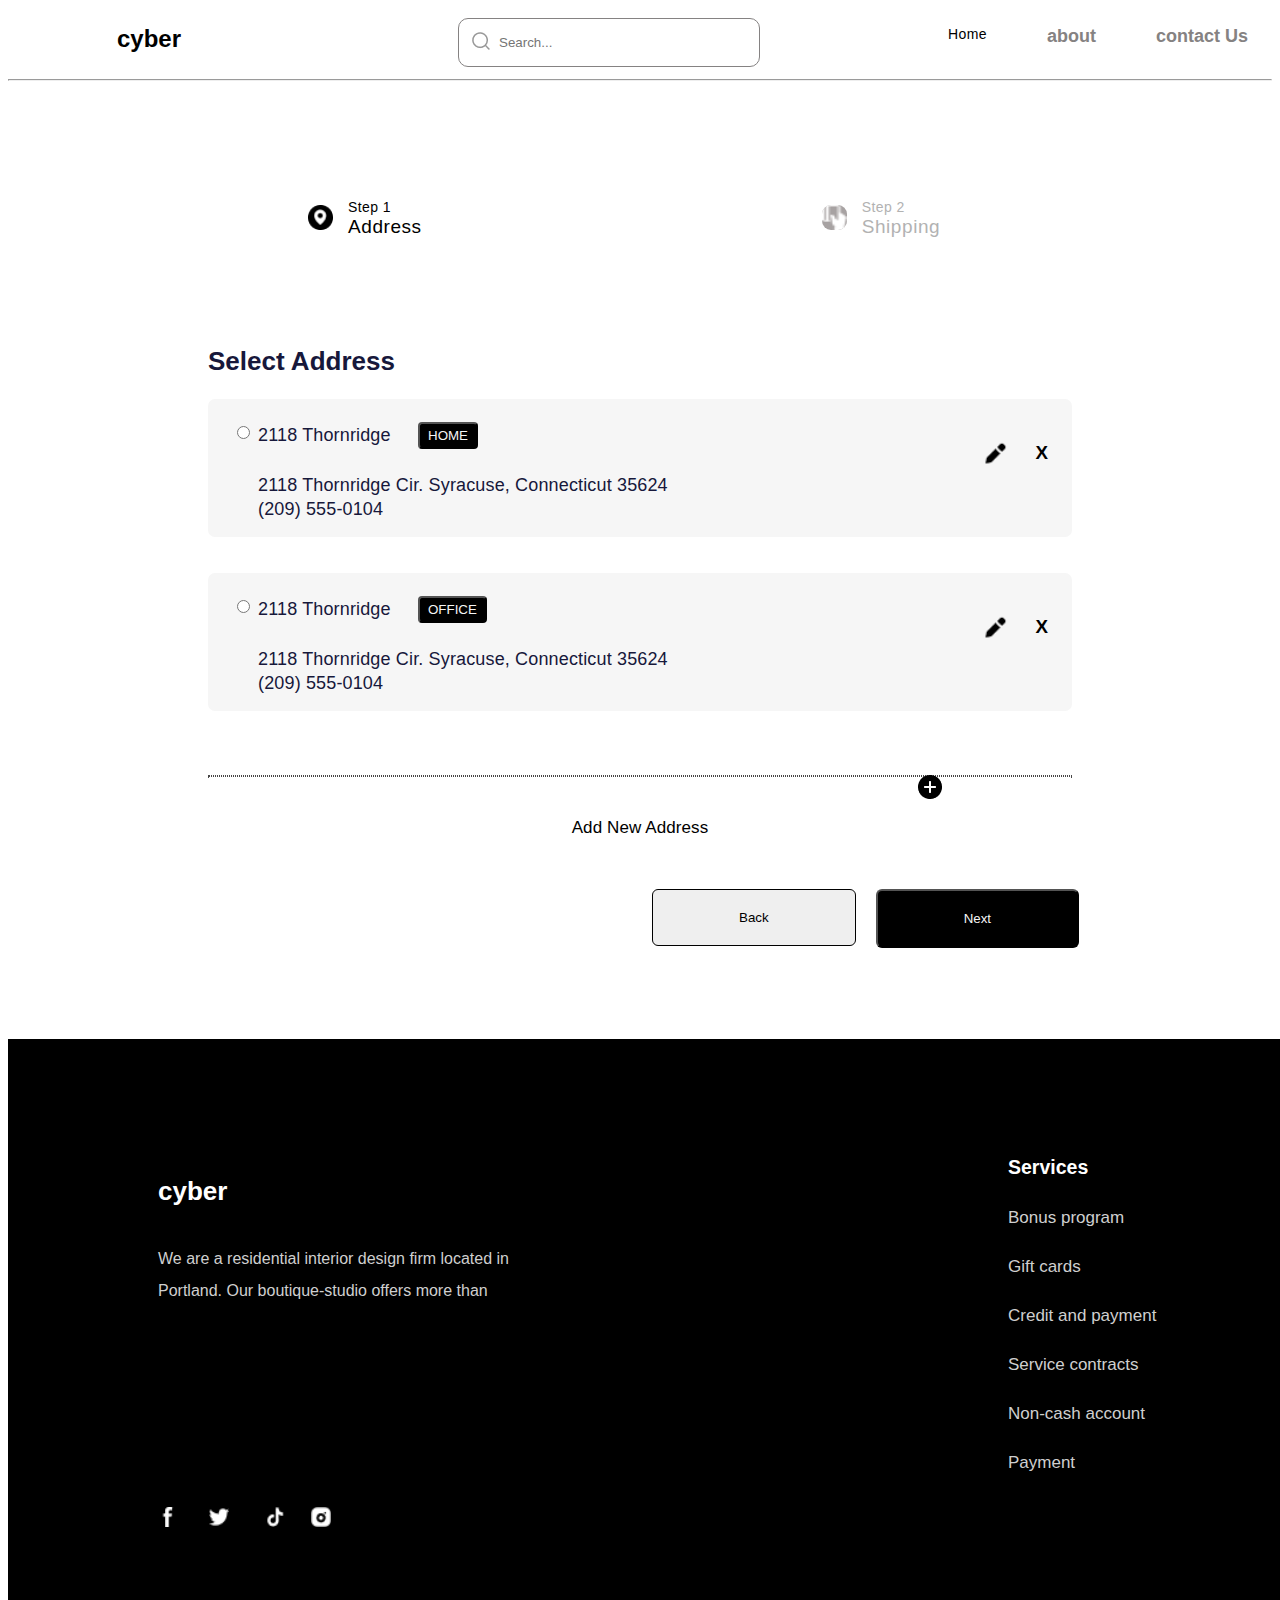
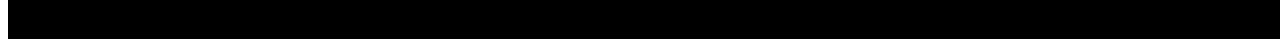
<file: index4.html>
<!DOCTYPE html>
<html lang="en">
<head>
    <meta charset="UTF-8">
    <meta name="viewport" content="width=device-width, initial-scale=1.0">
    <title>Step 1</title>
    <link rel="stylesheet" href="style4.css">
    
</head>
<body>
    <nav>
        <label for="logo" class="cyber">cyber</label>
        <div class="search-container">
           <input type="text" placeholder="Search..." class="search-input">
           <span class="search-icon"><img src="image/Search1.png" alt=""></span>
         </div>
         <ul class="navicons">
            <li><a href="#" class="active">Home</a></li>
            <li><a href="#">about</a></li>
            <li><a href="#">contact Us</a></li>
            <li><a href="#">Blog</a></li>
            <li><a href="#"><img src="image/loveicon.png" alt=""></a></li>
            <li><a href="#"><img src="image/Cart11.png" alt=""></a></li>
            <li><a href="#"><img src="image/Usericon.png" alt=""></a></li>
         </ul>
         <hr>
        </nav>
        <div class="pros">
            <div class="step">
                <img src="image/Location.png" alt="">
                <p class="active">Step 1 <br> <span>Address</span></p>
            </div>
            <div class="ste">
                <img src="image/card.png" alt="">
                <p class="activ">Step 2 <br> <span>Shipping</span></p>
            </div>
            <div class="ste">
                <img src="image/card.png" alt="">
                <p class="activ">Step 3 <br> <span>Payment</span></p>
            </div>
        </div>
        <div class="Add">
        <p class="addr">Select Address</p>
        <div class="address">
            <input type="radio">
            <p class="Hom">2118 Thornridge <button class="home">HOME</button> <br>
            2118 Thornridge Cir. Syracuse, Connecticut 35624
                <br> (209) 555-0104</p>
                <div style="display: flex; float: right;">
                   <img src="image/To edit.png" alt="">   <h3> &nbsp; &nbsp;&nbsp; X</h3>
                </div>
        </div>  <br> <br>
        <div class="address">
            <input type="radio">
            <p class="Hom">2118 Thornridge <button class="home">OFFICE</button> <br>
            2118 Thornridge Cir. Syracuse, Connecticut 35624
                <br> (209) 555-0104</p>
                <div style="display: flex; float: right;">
                   <img src="image/To edit.png" alt="">   <h3> &nbsp; &nbsp;&nbsp; X</h3>
                </div>
        </div>
        <br> <br> <br>
        <hr style="border: 1px dotted rgb(71, 70, 70); gap: 3px; margin-top: 10px;"> 
        <img src="image/Plus.png" alt="" class="plus"> 
        <p class="newadd">Add New Address</p> 
        <br> <br>
        <div class="net">
            <a href="index3.html" style="text-decoration: none;"> <button class="back">Back</button> </a> <a href="index5.html" style="text-decoration: none;"> <button class="next">Next</button></a>
    </div>
</div>
<div class="ftblack">
    <div class="cyb">
      <p class="Cyb">cyber</p> 
      <p>We are a residential interior design firm located in Portland. Our boutique-studio offers more than</p>
    </div>
     <div class="icons">
       <img src="image/Facebook.png" alt=""> &nbsp; &nbsp;&nbsp; &nbsp;<img src="image/Twitter.png" alt=""> &nbsp;&nbsp; &nbsp; &nbsp; <img src="image/Tiktok.png" alt="">&nbsp; &nbsp; &nbsp;&nbsp;<img src="image/Instagram.png" alt="">
     </div>
     <div class="service">
      <p style="font-weight: bold; color: white; font-size: 19.5px;">Services</p>
      <p>Bonus program</p>
      <p>Gift cards</p>
      <p>Credit and payment</p>
      <p>Service contracts</p>
      <p>Non-cash account</p>
      <p>Payment</p>
     </div>
     <div class="assis">
       <p style="font-weight: bold; color: white; font-size: 19.5px;">Assistance to the buyer</p>
       <p>Find an order</p>
       <p>Terms of delivery</p>
       <p>Exchange and return of goods</p>
       <p>Guarantee</p>
       <p>Frequently asked questions</p>
       <p>Terms of use of the site</p>
       
     </div>
 </div>

</body>
</html>
</file>
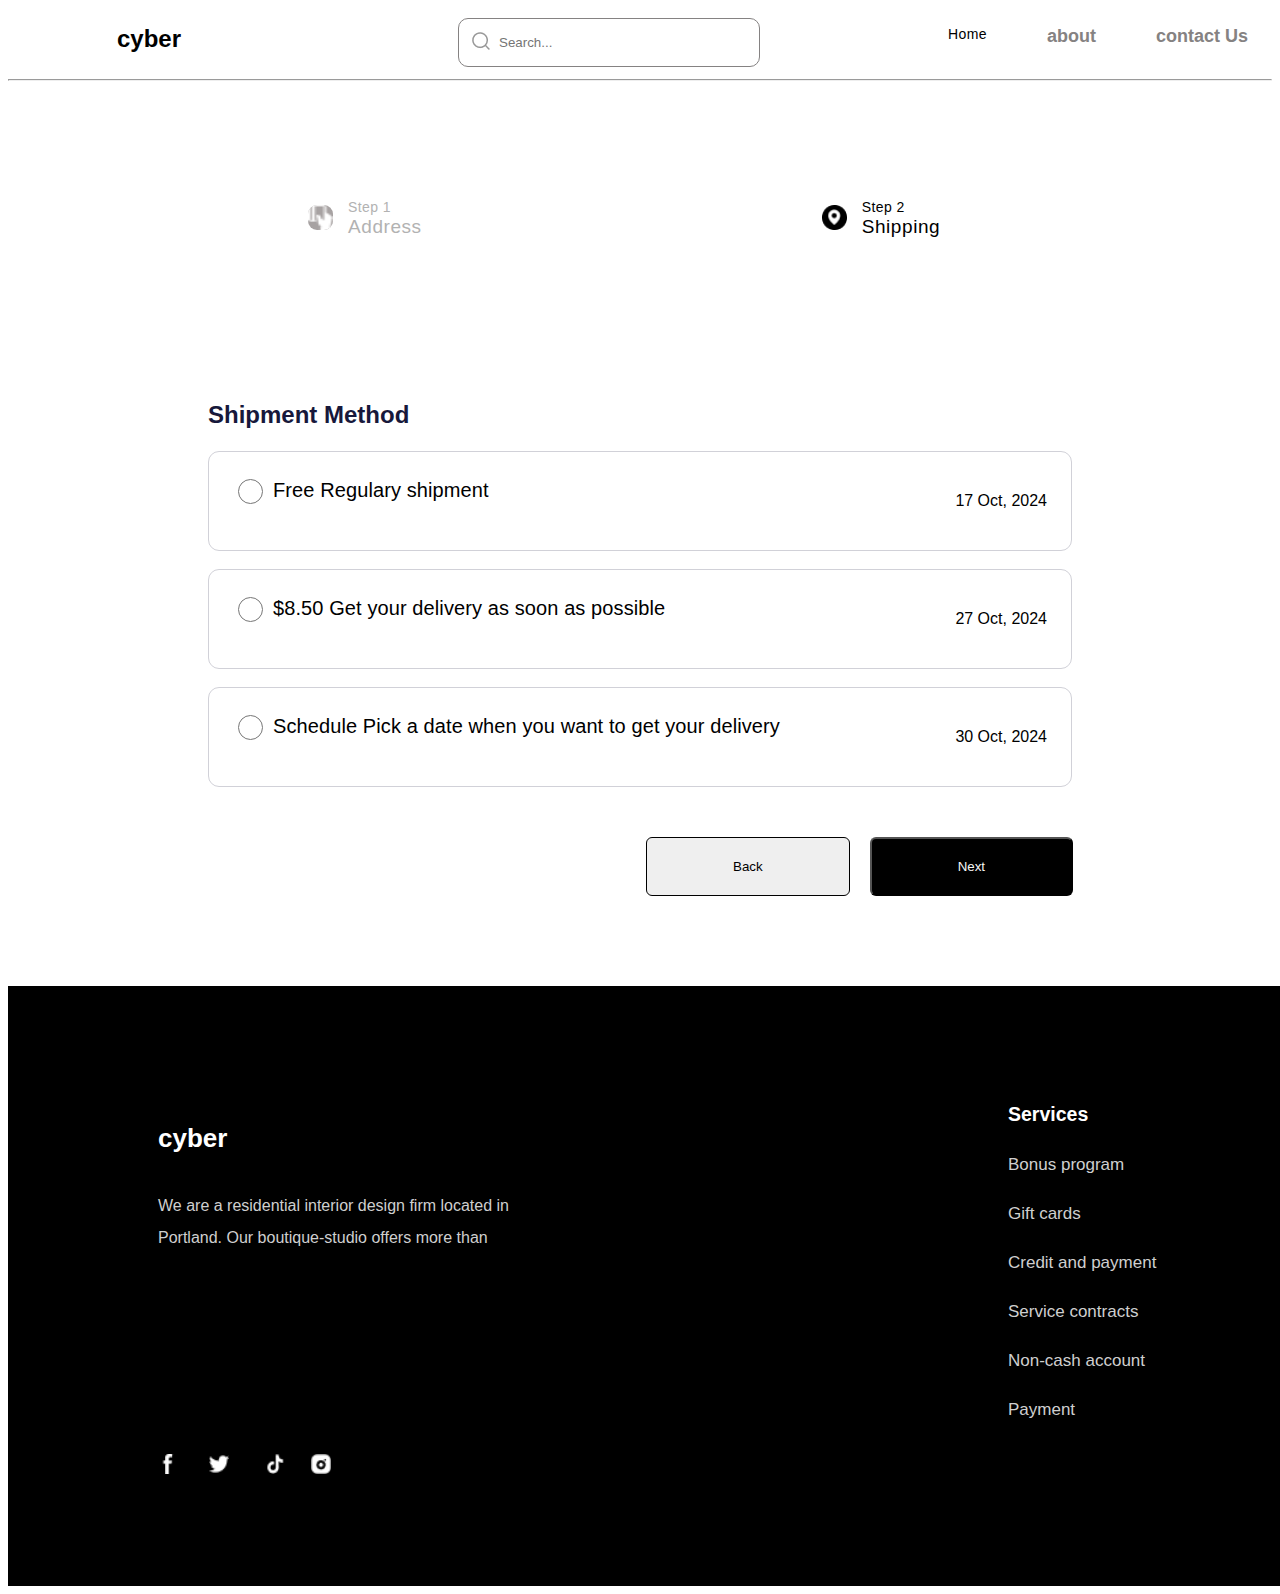
<file: index5.html>
<!DOCTYPE html>
<html lang="en">
<head>
    <meta charset="UTF-8">
    <meta name="viewport" content="width=device-width, initial-scale=1.0">
    <title>Step 2</title>
    <link rel="stylesheet" href="style5.css">
    
</head>
<body>
    <nav>
        <label for="logo" class="cyber">cyber</label>
        <div class="search-container">
           <input type="text" placeholder="Search..." class="search-input">
           <span class="search-icon"><img src="image/Search1.png" alt=""></span>
         </div>
         <ul class="navicons">
            <li><a href="#" class="active">Home</a></li>
            <li><a href="#">about</a></li>
            <li><a href="#">contact Us</a></li>
            <li><a href="#">Blog</a></li>
            <li><a href="#"><img src="image/loveicon.png" alt=""></a></li>
            <li><a href="#"><img src="image/Cart11.png" alt=""></a></li>
            <li><a href="#"><img src="image/Usericon.png" alt=""></a></li>
         </ul>
         <hr>
        </nav>
        <div class="pros">
            <div class="ste">
                <img src="image/card.png" alt="">
                <p class="activ">Step 1 <br> <span>Address</span></p>
            </div>
            <div class="step">
                <img src="image/Location.png" alt="">
                <p class="active">Step 2 <br> <span>Shipping</span></p>
            </div>
            <div class="ste">
                <img src="image/card.png" alt="">
                <p class="activ">Step 3 <br> <span>Payment</span></p>
            </div>
        </div>
        <div class="thod">
            <p class="ship">Shipment Method</p> 
            <div class="method">
                <input type="radio"> <p class="free">Free Regulary shipment</p> <p style="float: right;">17 Oct, 2024</p>
            </div> <br>
            <div class="method">
                <input type="radio"> <p class="free">$8.50 Get your delivery as soon as possible</p> <p style="float: right;">27 Oct, 2024</p>
            </div> <br>
            <div class="method">
                <input type="radio"> <p class="free"> Schedule  Pick a date when you want to get your delivery </p><p style="float: right;">30 Oct, 2024</p>
            </div>
            
        </div>
        <div class="net">
            <button class="back">Back</button> <a href="index6.html" style="text-decoration: none;"> <button class="next">Next</button></a>
   </div>
   <div class="ftblack">
    <div class="cyb">
      <p class="Cyb">cyber</p> 
      <p>We are a residential interior design firm located in Portland. Our boutique-studio offers more than</p>
    </div>
     <div class="icons">
       <img src="image/Facebook.png" alt=""> &nbsp; &nbsp;&nbsp; &nbsp;<img src="image/Twitter.png" alt=""> &nbsp;&nbsp; &nbsp; &nbsp; <img src="image/Tiktok.png" alt="">&nbsp; &nbsp; &nbsp;&nbsp;<img src="image/Instagram.png" alt="">
     </div>
     <div class="service">
      <p style="font-weight: bold; color: white; font-size: 19.5px;">Services</p>
      <p>Bonus program</p>
      <p>Gift cards</p>
      <p>Credit and payment</p>
      <p>Service contracts</p>
      <p>Non-cash account</p>
      <p>Payment</p>
     </div>
     <div class="assis">
       <p style="font-weight: bold; color: white; font-size: 19.5px;">Assistance to the buyer</p>
       <p>Find an order</p>
       <p>Terms of delivery</p>
       <p>Exchange and return of goods</p>
       <p>Guarantee</p>
       <p>Frequently asked questions</p>
       <p>Terms of use of the site</p>
       
     </div>
 </div>
</body>
</html>
</file>
<file: style1.css>
body {
    overflow-y: auto;
    overflow-x: hidden;
    font-family:'Inter', sans-serif  ;
}

.search-container {
    position: relative;
    left: 450px;
    width: 300px;
    margin-top: -35px;
    height: 45px;
    border-radius: 15px;
}

.search-input {
    width: 220px;
    padding: 10px 40px 10px 40px; 
    border: 1px solid #858282;
    outline: none;
    border-radius: 10px;
    height: 27px;
}

.search-icon {
    position: absolute;
    left: 10px; 
    top: 50%;
    transform: translateY(-50%); 
    font-size: 18px; 
    color: #000000; 
    pointer-events: none; 
    width: 24px;
    height: 24px;
    
}
nav{
    padding-top: 17px;
    width: 100%;
    height: 60px;
    
}
.cyber{
    width: 65.4px;
height: 22.872px;
font-weight: 600;
font-size: 24px;
margin-left: 109px;

}
nav ul {
    display: inline-block;
    list-style-type: none;
    position: absolute;
}
nav ul li a{
    display: block;
    position: relative;
    text-decoration: none;
    color: var(--Main-Black, var(--color-black-solid, #858282));
    font-family:'Inter', sans-serif  ;
    font-size: 18px;
    font-style: normal;
    font-weight: 600;
    line-height: normal;
    padding-top: 7px;
}
.navicons a:hover{
    color: #000;
}
.navicons a.active{
    color: #000;
}
.navicons{
    margin-top: -44px;
    display: flex;
    gap: 60px;
    position: relative;
    left: 900px;
   
}
.cartmenu a{
    text-decoration: none;
    color: #A4A4A4;
}
.cartmenu{
    padding-top: 50px;
    margin-left:150px ;
    color: #A4A4A4;
    font-family:'Inter', sans-serif  ;
font-size: 19.5px;
font-style: normal;
font-weight: 500;
line-height: 16px; /* 100% */   
}
.cartmenu a:hover{
    color: #000;
}
.cartmenu a.active{
    color: #000;
}
.whitearr{
    margin-top: 15px;
}
.cartviletsides{
   gap: 30px;
   line-height: 49px;
}
.cartvilet{
    margin-top: 250px;
    margin-left: 150px;
}
.viletipone{
    position: relative;
    left: 200px;
    margin-top: -500px;
}
.dh{
    color: var(--color-black-solid, #000);
font-family:'Inter', sans-serif ;
font-size: 40px;
font-style: normal;
font-weight: 700;
line-height: 40px; /* 100% */
}
.dprice{
    color: var(--color-black-solid, #000);
    font-family:'Inter', sans-serif  ;
font-size: 32px;
font-style: normal;
font-weight: 500;
line-height: 48px; /* 150% */
letter-spacing: 0.96px;
}
.doldp{
    color: #A0A0A0;
    font-family:'Inter', sans-serif  ;
font-size: 24px;
font-style: normal;
font-weight: 400;
line-height: 32px; /* 133.333% */
letter-spacing: 0.72px;
text-decoration:line-through;
position: relative;
left: 120px;
margin-top:-65px;
}
.selectcolor{
    display: flex;
    gap: 13px;
}
.selectcolor img{
    width: 28px;
    height: 28px;
    padding-top: 15px;

}
.selectcolor p{
    color: var(--Black, #0C0C0C);
    font-family:'Inter', sans-serif  ;
    font-size: 17px;
    font-style: normal;
    font-weight: 400;
    line-height: 24px; /* 160% */
}
.gb{
    
padding: 16px 24px;
justify-content: center;
align-items: center;
gap: 8px;
flex: 1 0 0;
border-radius: var(--radius-8, 8px);
border: 1px solid #D5D5D5;
background: var(--color-white-solid, #FFF);
width: 122px;
height: 38px;
}
.gb p{
    color: #D5D5D5;
text-align: center;
font-family:'Inter', sans-serif  ;
font-size: 17px;
font-style: normal;
font-weight: 500;
line-height: 16px; /* 114.286% */
}
.tb{
    color: var(--Main-Black, var(--color-black-solid, #000));
text-align: center;
font-family:'Inter', sans-serif  ;
font-size: 16px;
font-style: normal;
font-weight: 500;
line-height: 16px; /* 114.286% */
}
.gbbox{
    display: flex;
    width: 630px;
    gap: 30px;

}
.ss{
    display: flex;
width: 180px;
height: 40px;
padding: 16px 8px;
align-items: center;
gap: 8px;
flex: 1 0 0;
border-radius: 7px;
background: #F4F4F4;
}
.ss p{
    width: 150px;
}
.setting{
     gap: 20px;
     width: 600px;
     display: flex;
    padding-top: 50px;
}
.settingtwo{
    gap: 20px;
     width: 600px;
     display: flex;
     padding-top: 15px;
}
.more{
    width: 600px;
    color: #6C6C6C;
    font-family:'Inter', sans-serif  ;
font-size: 14px;
font-style: normal;
font-weight: 400;
line-height: 24px; /* 171.429% */
letter-spacing: 0.42px;
}
.mor{
    color: #2C2C2C;
    font-family:'Inter', sans-serif  ;
font-size: 14px;
font-style: normal;
font-weight: 400;
line-height: 24px;
letter-spacing: 0.42px;
text-decoration-line: underline;
}
.addtowish{
   
min-width: 156px;
padding: 16px 56px;
justify-content: center;
align-items: center;
gap: 8px;
flex: 1 0 0;
border-radius: 6px;
border: 1px solid var(--Main-Black, #000);
background: var(--color-white-solid, #FFF);
}
.addtocard{
 
    color: #F4F4F4;
width: 300px;
padding: 16px 56px;
justify-content: center;
align-items: center;
gap: 8px;
flex: 1 0 0;
border-radius: 6px;
background: var(--color-black-solid, #000);
}
.order{
    width: 620px;
    display: flex;
    gap: 20px;
    
}
.truck{
    display: flex;
padding: 16px;
flex-direction: column;
align-items: center;
gap: 8px;
border-radius: 11px;
background: #F6F6F6;
width: 40px;
}
.delyicons p{
    color: #717171;
    font-family:'Inter', sans-serif  ;
font-size: 17px;
font-style: normal;
font-weight: 500;
line-height: 24px;
width: 140px; /* 171.429% */
position: relative;
left: 80px;
margin-top:-55px ;
}
.proses{
    margin-top: 30px;
    display: flex;
    gap:80px ;
    width: 600px;
}
.cartdetails{
    position: relative;
    left: 800px;
    margin-top: -650px;
}
.cartviletsides{
  margin-left: 80px;  
}
.viletipone{
    margin-left: 70px;
}
.Details{
    color: var(--color-black-solid, #000);
    font-family:'Inter', sans-serif  ;
font-size: 26px;
font-style: normal;
font-weight: 800;
line-height: 32px; /* 133.333% */
}
.Dedes{
    color: #9D9D9D;
    font-family:'Inter', sans-serif  ;
font-size: 16px;
font-style: normal;
font-weight: 500;
line-height: 24px; /* 171.429% */

}
.SD{
    color: var(--color-black-solid, #000);
    font-family:'Inter', sans-serif  ;
font-size: 18px;
font-style: normal;
font-weight: 400;
line-height: 24px; /* 150% */
}
.number{
    color: var(--color-black-solid, #000);
    font-family:'Inter', sans-serif  ;
font-size: 18px;
font-style: normal;
font-weight: 400;
line-height: 24px; /* 150% */
float: right;
text-align: right;
width: 150px;
}
.Screen{
    color: var(--color-black-solid, #000);
    font-family:'Inter', sans-serif  ;
font-size: 22px;
font-style: normal;
font-weight: bold;
line-height: 24px; /* 120% */
padding-top: 70px;
}
.hrr{
    color: #9D9D9D;
    
}
.hrrr{
    color: #9D9D9D;
    margin-top: 100px;
}
.view{
    display: flex;
    padding: 12px 56px;
    justify-content: center;
    align-items: center;
    gap: 8px;
    border-radius: var(--radius-8, 8px);
   border: 1px solid #545454;
   background: var(--color-white-solid, #FFF);
   margin-left: 580px;
}
.details{
    padding-top: 150px;
    padding-left: 150px;
    padding-right: 150px;
    padding-bottom: 150px;
    background: #FAFAFA;
    margin-top: 50px;
}
.ded{
    padding-top: 50px;
    padding-left: 50px;
    padding-right: 50px;
    padding-bottom: 50px;   
}
.f{
    color: var(--Main-Black, var(--color-black-solid, #000));
text-align: center;
font-family:'Inter', sans-serif;
font-size: 56px;
font-style: normal;
font-weight: 500;
line-height: 56px; /* 100% */
}
.rate{
    display: flex;
padding: 32px;
flex-direction: column;
align-items: center;
width: 180px;
border-radius: 25px;
background: #FAFAFA;
margin-top: 50px;
}
.reviews{
    color: var(--color-black-solid, #000);
    font-family:'Inter', sans-serif  ;
font-size: 26px;
font-style: normal;
font-weight: 500;
line-height: 32px; /* 133.333% */
padding-top: 80px;
}
.rcoment{
    color: var(--Main-Black, var(--color-black-solid, #000));
    font-family:'Inter', sans-serif  ;
font-size: 18px;
font-style: normal;
font-weight: 500;
line-height: 16px; /* 88.889% */
margin-left: 410px;
margin-top: -250px;
}
.hori{
    width: 750px;
    border-radius: 16px;
    background: #FFB547;
    height: 5px;
    float: right;
    margin-top: -165px;
    margin-right: 250px;
   
}
.rating{
    margin-left: 160px;
}
.leave{
    color: #979797;
    font-family:'Inter', sans-serif;
font-size: 14px;
font-style: normal;
font-weight: 400;
line-height: 16px; /* 114.286% */
letter-spacing: -0.07px;
margin-right: 250px;
display: flex;
padding: 24px 16px;
align-items: center;
align-self: stretch;
border-radius: 7px;
border: 0.5px solid #CECECE;
background: var(--color-white-solid, #FFF);
width: 1450px;
}
.rat{
    
    color: var(--Main-Black, var(--color-black-solid, #000));
text-align: right;
font-family:'Inter', sans-serif;
font-size: 16px;
font-style: normal;
font-weight: 500;
line-height: 16px; /* 100% */
float: right;
margin-right: 200px;
margin-top: -360px;
}
.Ur1{
    color: #7E7E7E;
    font-family:'Inter', sans-serif;
    font-size: 15px;
    font-style: normal;
    font-weight: 500;
    line-height: 24px; /* 160% */
    padding-left: 100px;
}
.Uname{
    color: var(--Main-Black, var(--color-black-solid, #000));
    font-family:'Inter', sans-serif;
font-size: 17px;
font-style: normal;
font-weight: 700;
line-height: 24px; /* 141.176% */
width: 200px;
display: flex;
padding-left: 70px;
margin-top: -60px;

}
.user1{
    margin-top: 50px;
padding: 24px 28px 24px 16px;
align-items: flex-start;
gap: 19px;
align-self: stretch;
border-radius: 10px;
background: #FAFAFA;
margin-left: 160px;
margin-right:270px ;
width: 1440px;
}
.stars{
    display: flex;
   margin-left: 70px;
}
.vie{
    display: flex;
    padding: 12px 56px;
    justify-content: center;
    align-items: center;
    gap: 8px;
    border-radius: var(--radius-8, 8px);
   border: 1px solid #545454;
   background: var(--color-white-solid, #FFF);
   margin-top: 50px;
   margin-left: 780px;
}
.ftblack{
    width: 1900px;
    height: 600px;
    margin-left: -300px;
    background-color: #000000;
    margin-top: 60px;
}
</file>
<file: style.css>
body {
    overflow-y: auto;
    overflow-x: hidden;
    font-family:'Inter', sans-serif  ;
}

.search-container {
    position: relative;
    left: 450px;
    width: 300px;
    margin-top: -35px;
    height: 45px;
    border-radius: 15px;
}

.search-input {
    width: 220px;
    padding: 10px 40px 10px 40px; 
    border: 1px solid #858282;
    outline: none;
    border-radius: 10px;
    height: 27px;
}

.search-icon {
    position: absolute;
    left: 10px; 
    top: 50%;
    transform: translateY(-50%); 
    font-size: 18px; 
    color: #000000; 
    pointer-events: none; 
    width: 24px;
    height: 24px;
    
}
nav{
    padding-top: 17px;
    width: 100%;
    height: 60px;
    
}
.cyber{
    width: 65.4px;
height: 22.872px;
font-weight: 600;
font-size: 24px;
margin-left: 109px;

}
nav ul {
    display: inline-block;
    list-style-type: none;
    position: absolute;
}
nav ul li a{
    display: block;
    position: relative;
    text-decoration: none;
    color: var(--Main-Black, var(--color-black-solid, #858282));
    font-family:'Inter', sans-serif  ;
    font-size: 18px;
    font-style: normal;
    font-weight: 600;
    line-height: normal;
    padding-top: 7px;
}
.navicons a:hover{
    color: #000;
}
.navicons a.active{
    color: #000;
}
.navicons{
    margin-top: -44px;
    display: flex;
    gap: 60px;
    position: relative;
    left: 900px;
   
}
.des{
    line-height: 1;
}
.first{
    background: linear-gradient(91deg, #211C24 0.64%, #211C24 101%);
    width: 100%;
    height: 780px;
    margin-top: -5px;
}
.pro{
    color: var(--color-white-solid, #aca1a1);
font-family: Inter;
font-size: 25px;
font-style: normal;
font-weight: 600;

}
.four{
    color: var(--color-white-solid, #FFF);
font-family:'Inter', sans-serif;
font-size: 96px;
font-style: normal;
font-weight:20px;
letter-spacing: -0.96px;

}
.Pro{
    color: var(--color-white-solid, #FFF);
font-family: 'Inter', sans-serif;;
font-size: 96px;
font-style: normal;
font-weight: 600;
letter-spacing: -0.96px;
}
.create{
    color: #909090;
font-family: 'Inter', sans-serif;;
font-size: 20px;
font-style: normal;
font-weight: 500;

}
.shop{
    display: flex;
    background-color: #211C24;
    color: white;
padding: 16px 56px;
justify-content: center;
align-items: center;
gap: 8px;
border-radius: 6px;
border: 1px solid var(--Main-White, #FFF);
margin-top: 20px;

}
.shop a{
    text-decoration: none;
}
.fdes{
    padding-top: 250px;
    padding-left: 240px;
    line-height: 0.00000000101;
}
.first img{
    position: relative;
    margin-top: -389px;
    left: 1150px;
}
.playstation{
    width: 940px;
    height: 400px;
}
.playstation img{
    height: 400px;
    width: 370px;
}
.play h2{
    color: var(--color-black-solid, #000);
font-family: 'Inter', sans-serif;;
font-size: 49px;
font-style: normal;
font-weight: 500;
line-height: 40px; /* 81.633% */
}
.play p{
    color: #909090;
font-family:'Inter', sans-serif;
font-size: 17px;
font-style: normal;
font-weight: 500;
text-wrap: balance;
width: 300px;
line-height: 24px; /* 171.429% */
}
.play{
    position: relative;
    left: 360px;
    margin-top: -300px;
}
.hset{
    color: var(--color-black-solid, #000);
font-family: Inter;
font-size: 35px;
font-style: normal;
font-weight: 300;
line-height: 40px; /* 137.931% */
width: 100px;
}
.halfset{
    background: #EDEDED;
    margin-top: 100px;
    width: 470px;
    height:330px;
    margin-top: -1px;
}
.halfset img{
    height: 320px;
    width: 130px;
}
.com{

    color: #909090;
font-family: 'Inter', sans-serif;
font-size: 18px;
font-style: normal;
font-weight: 500;
line-height: 24px; /* 171.429% */
 width: 200px;
}
.halfdes{
    position: relative;
    left: 230px;
    margin-top: -280px;
}
.visi{
    background: #353535;
    width: 470px;
    height: 330px;
    position: relative;
    left: 470px;
    margin-top: -330px;
}
.visi img{
    margin-top: 50px;
    width: 190px;
    height: 250px;
}
.v{
    color: var(--Main-White, var(--color-white-solid, #f1f1f1));
font-family: 'Inter', sans-serif;
font-size: 39px;
font-style: normal;
width: 100px;
font-weight: 300;
line-height: 40px; /* 137.931% */
}
.vis{
    color: #909090;
font-family: 'Inter', sans-serif;
font-size: 17px;
width: 200px;
font-style: normal;
font-weight: 500;
line-height: 24px; /* 171.429% */
}
.visides{
    position: relative;
    left: 230px;
    margin-top: -280px;
}
.macb{
    background-color: #EDEDED;
    width: 920px;
    height: 730px;
    position: relative;
    left: 940px;
    margin-top: -729px;
}
.m{
    color: var(--color-black-solid, #000);
font-family: 'Inter', sans-serif;
font-size: 64px;
font-style: normal;
font-weight: 100;
line-height: 56px; /* 87.5% */
width: 200px;

}
.mdes{
    color: #909090;
font-family:'Inter', sans-serif;
font-size: 17px;
font-style: normal;
width: 400px;
font-weight: 500;
line-height: 24px; /* 171.429% */

}
.sh{
    border-radius: 6px;
border: 1px solid var(--Main-Black, #000);
display: flex;
padding: 16px 56px;
justify-content: center;
align-items: center;
gap: 8px;
}
.macdes{
   padding-left: 150px;
   padding-top: 140px;
}
.macb img{
    width: 480px;
    height: 900px;
    position: relative;
    left: 600px;
    margin-top: -550px;
}
.bro{
    color: var(--Main-Black, var(--color-black-solid, #000));
    font-family:'Inter', sans-serif  ;
font-size: 24px;
font-style: normal;
font-weight: bold;
line-height: 32px; /* 133.333% */
letter-spacing: 0.24px;
margin-left: 90px;
margin-top: 50px;
}

.cbox{
    display: flex;
width: 140px;
height: 108px;
min-width: 135px;
padding: 24px 52px;
flex-direction: column;
justify-content: center;
align-items: center;
gap: 8px;
border-radius: 15px;
background: #EDEDED;
}
.cbox p{
    color: var(--Main-Black, var(--color-black-solid, #000));
text-align: center;
font-family:'Inter', sans-serif  ;
font-size: 16px;
font-style: normal;
font-weight: 500;
line-height: 24px; /* 150% */
}
.smart{
    height: 48px;
    width: 48px;
}
.arr{
    position: relative;
    left: 1550px;
    margin-top: -20px;
    margin-bottom: 30px;
}
.c{  
    margin-left: 90px;
    display: flex;
    gap:32px ;
}
.cboxes{
     padding-bottom: 60px;
     background: #FAFAFA;
     margin-top: 0;
     padding-top: 10px;
}
.pnav{
    color: var(--Main-Black, var(--color-black-solid, #000));
text-align: left;
margin-left: 150px;
font-family:' Inter',sans-serif ;
font-size: 18px;
font-style: normal;
font-weight: 500;
line-height: 32px; /* 177.778% */
display: flex;
gap: 25px;
padding-top: 50px;
}
.ip{
    display: flex;
    width: 240px;
    padding: 24px 16px;
    flex-direction: column;
    align-items: center;
    gap: 15px;
    flex: 1 0 0; 
    border-radius: 9px;
background: #F6F6F6;
height: 400px;

}

.buyb{
    display: flex;
padding: 12px 34px;
justify-content: center;
align-items: center;
gap: 8px;
border-radius: var(--radius-8, 8px);
background: var(--color-black-solid, #000);
color: #f1f1f1;
margin-left: 55px;
}
.buybb{
    display: flex;
padding: 12px 34px;
justify-content: center;
align-items: center;
gap: 8px;
border-radius: var(--radius-8, 8px);
background: var(--color-black-solid, #000);
color: #f1f1f1;
margin-left: 30px;
margin-top: 40px;
}
.desc{
    color: var(--Main-Black, var(--color-black-solid, #000));
text-align: center;
font-family:'Inter', sans-serif;
font-size: 16px;
font-style: normal;
font-weight: 500;
line-height: 24px; /* 150% */
}
.love{
    position: relative;
    left: 80px ;
}
.p3row{
    display: flex;
    gap: 30px;
}
.fullp{
    margin-left: 300px;
    margin-right: 300px;
}
.p3row2{
    margin-top: 30px;
    display: flex;
    gap: 30px;   
}

.smartw{
    width: 274.131px;
    height: 276.309px;
    flex-shrink: 0;
    margin-right: 130px;
    margin-left: 60px;
   margin-top: -480px;
   margin-bottom: 70px;

}
.smartw img{
    margin-top: -680px;
}
.popularpur{
    display: flex;
    width: 280px;
padding: 376px 32px 56px 32px;
flex-direction: column;
align-items: flex-start;
background-color: #000000;
} 
.popdes{
    color: var(--color-black-solid, #000);
font-family: 'Inter', sans-serif ;
font-size: 36px;
font-style: normal;
font-weight: 300;
line-height: 48px; /* 145.455% */
width: 300px;
margin-left: 30px;
margin-top: -55px;
}
.pd{
    color: #909090;
font-family: 'Inter', sans-serif;
font-size: 17px;
font-style: normal;
font-weight: 500;
line-height: 24px; /* 171.429% */
width: 300px;
margin-left: 30px;
}
.btn{
    display: flex;
padding: 16px 56px;
justify-content: center;
align-items: center;
gap: 8px;
border-radius: 6px;
border: 1px solid var(--Main-Black, #000);
margin-left: 30px;
}
.afterp{
    height:auto; 
   width: 460px;
} 
.popularpurtwo{
    display: flex;
    width: 330px;
flex-direction: column;
align-items: flex-start;
background: #F9F9F9;
padding-top: 100px;
padding-bottom: 100px;
} 
.tablets{
    margin-top: 20px;
    margin-left: 40px;
}
.after{
    height: 674px;
    width: 460px;
    background: #F9F9F9; 
   
}
.popde{
    color: var(--color-black-solid, #000);
font-family: 'Inter', sans-serif ;
font-size: 36px;
font-style: normal;
font-weight: 300;
line-height: 48px; /* 145.455% */
width: 300px;
margin-left: 30px;
}
.popularpurthree{
    display: flex;
    width: 330px;
padding: 376px 32px 56px 32px;
flex-direction: column;
align-items: flex-start;
background: #EAEAEA;
} 
.afte{
    height: 673px;
    width: 460px;
    background: #EAEAEA;
}
.Samsung{
    margin-top: 20px;
    margin-left: 40px;
}
.popd{
    color: var(--color-black-solid, #000);
font-family: 'Inter', sans-serif ;
font-size: 36px;
font-style: normal;
font-weight: 300;
line-height: 48px; /* 145.455% */
width: 300px;
margin-left: 30px;
}
.popularpurfour{
    display: flex;
    width: 280px;
padding: 376px 32px 56px 32px;
flex-direction: column;
background: #2C2C2C;
} 
.af{
    background: #2C2C2C;
    width: 460px;
    height: 673px;
}
.pop{
    color: var(--color-black-solid, #000);
font-family: 'Inter', sans-serif ;
font-size: 36px;
font-style: normal;
font-weight: 300;
line-height: 48px; /* 145.455% */
width: 300px;
margin-left: 30px;

}
.allproproducts{
    display: flex;
    margin-top: 50px;
}
.pmac{
    margin-left: 40px; 
}
.Discount{
    color: var(--color-black-solid, #000);
    font-family:'Inter', sans-serif  ;
    font-size: 24px;
    font-style: normal;
    font-weight: 500;
    line-height: 32px; /* 133.333% */
    padding-top: 50px;
}
.Discont{
    margin-left: 300px;
    margin-right: 300px;
    height: 600px;
}
.banner{
    width: 1900px;
    height: 600px;
    padding-top: 60px;
    
    margin-right: -300px;
}
.footblack{
    width: 1900px;
    height: 600px;
    
    background-color: #000000;
    margin-top: -7px;
}
.Cyb{
    font-size: 26px;
    font-weight: bold;
    font-family:'Inter', sans-serif  ;
    color: var(--color-white-solid, #FFF);
}
.cyb{
    width: 400px;
    color: #CFCFCF;
    font-family:'Inter', sans-serif  ;
    font-size: 16px;
   padding-top: 100px;
    margin-left: 150px;
    line-height: 2;
}
.icons{
    gap: 50px;
   margin-left: 150px;
   margin-top: 200px;
    
}
.icons img{
    width: 20px;
    height: 20px;
}
.service{
   
    width: 300px;
    color:#CFCFCF;
font-family:'Inter', sans-serif  ;
font-size: 17px;
font-weight: 400;
line-height: 32px; /* 228.571% */
position: relative;
left: 1000px;
margin-top: -400px;
}

.assis{
    color: #CFCFCF;
    font-family:'Inter', sans-serif  ;
font-size: 17px;
font-style: normal;
font-weight: 400;
line-height: 32px; /* 228.571% */
position: relative;
left: 1400px;
margin-top: -350px;
}

.checkbtn{
    font-size: 30px;
    color: #000;
    float: right;
    line-height: 80px;
    margin-right: 40px;
    cursor: pointer;
    display: none;
}
#check{
    display: none;
}

.navicons ul {
    display: flex;
    justify-content: space-between;
    list-style: none;
    margin: 0;
    padding: 0;
    transition: all 0.3s ease;
}

.navicons ul li {
    margin: 0 1rem;
}

.navicons ul li a {
    text-decoration: none;
    color: #000;
}


.navicons ul {
    display: flex;
    justify-content: space-between;
    list-style: none;
    margin: 0;
    padding: 0;
    transition: all 0.3s ease;
}

.navicons ul li {
    margin: 0 1rem;
}

.navicons ul li a {
    text-decoration: none;
    color: #000;
}

@media screen and (max-width:500px) and (min-width:350px) {

    .search-container{
        display: none;
    }
    nav {
        width:100%;
        max-width: 480px;
        height: 100px; 
        padding-top: 50px;
        padding: 10px;
        align-items: flex-start; 
        display: inline;
        width: 100%;
        max-width: 480px;   
    }
     .navicons {  
            width: 100%;
            max-width: 450px;
           gap: 10px;
            height: 750px;
          
           line-height: 1;
           background-color: rgb(255, 255, 255);
           padding-bottom: 60px;
          margin-left: -900px;
     }
    
    .checkbtn {
        display: block;
        position: relative;
        margin-top: -20px;
        cursor: pointer;
    }

    .checkbtn i {
        font-size: 24px;
        
    }
    #check:checked ~ .navicons {
       position: relative;
      left: 0;

     }
     .navicons{
         flex-direction: column;
     
         background-color: #ffffff;
     }
 
     .navicons li {
         flex-direction: column;
         margin: 10px 0;
         text-align: center;
         position: relative;
         right: 50px;
         font-size: 35px;
     }
     .navicons a {
        font-weight: bold;
        display: block;
        padding: 10px;
        color: #000;
        font-size: 20px;
    }
    hr{
        width: 100%;
        margin-top: -850px;
    }


    .first {
        height: auto; /* Allow height to adjust */
        text-align: center;
        line-height: 35px;
        margin-top: -27px;
    }

    .fdes {
        padding-left: 20px; /* Adjusted for smaller screens */
        padding-right: 20px; /* Adjusted for smaller screens */
    }

    .four, .Pro {
        font-size: 50px; /* Further reduce font size */
    }

    .create {
        font-size: 18px; /* Further reduce font size */
    }
    .first img{
        position: relative;
        left: 400px;
        margin-left: -800px;
        width: 300px;
        height: 400px;
        margin-top: 60px;
        margin-bottom: -12px;
    }
    .shop{
        margin-left: 120px;
    }
    .playstation {
        width: 100%;
        height: auto; /* Allow height to adjust based on content */
    }
    .playstation img {
        width: 300px;
        height: 300px; /* Maintain aspect ratio */
        margin-left: 140px;
        margin-top: 30px;
    }
    .play {
        position: static; /* Reset positioning */
        margin: 20px 0; /* Add margin for spacing */
        text-align: center; /* Center text */
    }
    .play h2 {
        font-size: 24px; /* Smaller font size */
    }
    .play p {
        font-size: 14px; /* Smaller font size */
        width: auto; /* Remove fixed width */
    }
    .halfset, .visi, .macb {
        width: 100%;
        height: auto; /* Allow height to adjust based on content */
        margin: 20px 0; /* Add margin for spacing */
        padding: 10px; /* Add some padding */
        box-sizing: border-box; /* Include padding in width/height calculations */
    }
    .halfset{
        width: 100%;
        height: 350px;
    }
    .halfdes{
        width: 200px;
    }
    .halfset img{
       width: 100px;
       height: 300px;
    }
     .visi img, .macb img {
        width: 100%; /* Full width */
        height: auto; /* Maintain aspect ratio */
    }
    .hset, .v, .m {
        font-size: 25px; /* Smaller font size */
    }
    .com, .vis, .mdes {
        font-size: 17px; /* Smaller font size */
        width: auto; /* Remove fixed width */
    }
    .sh {
        padding: 10px 20px; /* Adjust button padding */
        font-size: 16px; /* Smaller font size for button */
    }
    .macdes {
        padding-left: 0; /* Remove left padding */
        padding-top: 20px; /* Adjust top padding */
        text-align: center; /* Center text */
    }

    /*last portion */

    .Cyb {
        font-size: 22px;

    }

    .cyb {
        font-size: 14px; /* Smaller font size for text */
        padding-top: 10px; 
        flex-direction: column;
       text-align: center;
       margin-left: 45px;
    }

    .service{
        float: left;
        flex-direction: column;
        position: relative;
       margin-left: -900px;
        margin-top: -800px;
        text-align: center;

    }
     .assis {
       
        float: left;
        flex-direction: column;
        position: relative;
       margin-left: -1270px;
       margin-top: -430px;
        text-align: center;
    }
    
    .icons {
        flex-direction: row; /* Keep icons in a row */
        gap: 15px; /* Adjust gap for smaller screens */
        margin-top: 800px;
    }
    .footblack{
        flex-direction: column;
        height: 1000px;
        width: 100%;
        
    }
    .banner{
       width: 500px;
       height: 500px;
       display: none;
    }
    
}
</file>
<file: style2.css>
body {
    overflow-y: auto;
    overflow-x: hidden;
    font-family:'Inter', sans-serif ;
}

.search-container {
    position: relative;
    left: 450px;
    width: 300px;
    margin-top: -35px;
    height: 45px;
    border-radius: 15px;
}

.search-input {
    width: 220px;
    padding: 10px 40px 10px 40px; 
    border: 1px solid #858282;
    outline: none;
    border-radius: 10px;
    height: 27px;
}

.search-icon {
    position: absolute;
    left: 10px; 
    top: 50%;
    transform: translateY(-50%); 
    font-size: 18px; 
    color: #000000; 
    pointer-events: none; 
    width: 24px;
    height: 24px;
    
}
nav{
    padding-top: 17px;
    width: 100%;
    height: 60px;
    
}
.cyber{
    width: 65.4px;
height: 22.872px;
font-weight: 600;
font-size: 24px;
margin-left: 109px;

}
nav ul {
    display: inline-block;
    list-style-type: none;
    position: absolute;
}
nav ul li a{
    display: block;
    position: relative;
    text-decoration: none;
    color: var(--Main-Black, var(--color-black-solid, #858282));
    font-family:'Inter', sans-serif  ;
    font-size: 18px;
    font-style: normal;
    font-weight: 600;
    line-height: normal;
    padding-top: 7px;
}
.navicons a:hover{
    color: #000;
}
.navicons a.active{
    color: #000;
}
.navicons{
    margin-top: -44px;
    display: flex;
    gap: 60px;
    position: relative;
    left: 900px;
   
}
.cartmenu a{
    text-decoration: none;
    color: #A4A4A4;
}
.cartmenu{
    padding-top: 50px;
    margin-left:150px ;
    color: #A4A4A4;
    font-family:'Inter', sans-serif ;
font-size: 19.5px;
font-style: normal;
font-weight: 500;
line-height: 16px; /* 100% */   
}
.cartmenu a:hover{
    color: #000;
}
.cartmenu a.activ{
    color: #000;
}
.BB{
    color: var(--Main-Black, var(--color-black-solid, #000));
    font-family:'Inter', sans-serif ;
    font-size: 20px;
    font-style: normal;
    font-weight: 500;
    line-height: 24px; /* 133.333% */
    letter-spacing: 0.54px; 
}
.search-btn{
    display: flex;
padding: 12px 0px;
flex-direction: column;
align-items: flex-start;
gap: 10px;
border-bottom: 0.5px solid #B5B5B5;
width: 300px;
cursor: pointer;
}
.downarow{
    position: relative;
    left: 280px;
    margin-top: -50px;
}
.search-cont {
   
    width: 300px;
    margin-top: -35px;
    height: 45px;
    border-radius: 15px;
}

.search-in {
    width: 220px;
    padding: 10px 40px 10px 40px; 
    border: 1px solid #858282;
    outline: none;
    border-radius: 10px;
    height: 27px;
    margin-top: 60px;
}

.search-i {
    position: absolute;
    left: 15px; 
    top: 50%;
    transform: translateY(-50%); 
    font-size: 18px; 
    color: #000000; 
    pointer-events: none; 
    width: 24px;
    height: 24px;
    margin-top: -105px;
    margin-left: 118px;
}
.Brand{
    width: 300px;
    margin-top: 70px;
}
.Bran{
    width: 300px;
}
.Brandrow{
    color: var(--Main-Black, var(--color-black-solid, #929292));
    font-family:'Inter', sans-serif ;
font-size: 12px;
font-style: normal;
font-weight: 400;
line-height: 24px;
width: 300px;
}
.Brandrow{
    transition: transform 0.3s linear;
}
.Bcheck{
    flex-direction: column;
    padding-top: 75px;
    height: 15px;
    list-style: none;
}
.Bcheck label{
    color: var(--Main-Black, var(--color-black-solid, #000));
    font-family:'Inter', sans-serif ;
    font-size: 18px;
    font-style: normal;
    font-weight: 500;
    line-height: 24px; /* 160% */   
}
.Bcheck span{
    color: var(--Main-Black, var(--color-black-solid, #929292));
    font-family:'Inter', sans-serif ;
font-size: 12px;
font-style: normal;
font-weight: 400;
line-height: 24px;
}
.firstapple{
    padding-top: 50px;
}
.content{
    display: none;
    width: 300px;
    height: 600px;
}
.Brand.active .content{
    display: block;
    height: 560px;
}
.Brand.active .downarow{
    transform: rotate(-180deg);
}

.Bcheck li{
   height: 35px;
    padding: 0 13px;
}
.Bcheck li:hover{
  background: #b8b5b5;
}
.Bran.active .content{
    display: block;
    height: 560px;
}
.Bran.active .downarow{
    transform: rotate(-180deg);
}
.Bran .search-i{
   display: none;
}
.Bra.active .content{
    display: block;
    height: 560px;
}
.Bra.active .downarow{
    transform: rotate(-180deg);
}
.Bra .search-i{
   display: none;
}
.Br.active .content{
    display: block;
    height: 560px;
}
.Br.active .downarow{
    transform: rotate(-180deg);
}
.Br .search-i{
    display: none;
}

.B.active .content{
    display: block;
    height: 560px;
}
.B.active .downarow{
    transform: rotate(-180deg);
}
.B .search-i{
    margin-top: 179px;
}
.blast.active .content{
    display: block;
    height: 560px;
}
.blast.active .downarow{
    transform: rotate(-180deg);
}
.blast .search-i{
    display: none;
}

.slect{
    color: #6C6C6C;
    font-family:'Inter', sans-serif ;
font-size: 16px;
font-style: normal;
font-weight: 500;
line-height: 16px; /* 100% */
letter-spacing: 0.48px;
position: relative;
left: 100px;
}
.slect span{
    color: var(--color-black-solid, #000);
text-align: center;
font-family:'Inter', sans-serif ;
font-size: 20px;
font-style: normal;
font-weight: 500;
line-height: 16px; /* 80% */
letter-spacing: 0.6px;
}

select {
    width: 300px;
    height: 50px;
    padding: 8px;
    border: 1px solid #ccc;
    border-radius: 4px;
    font-size: 16px;
    cursor: pointer;
   position: relative;
   left: 600px;
}

select:focus {
    border-color: #007BFF;
    outline: none;
}
.myDropdown{
    display: flex;
  height: 60px;
width: 256px;
padding: 8px 16px;
justify-content: space-between;
align-items: center;
flex: 1 0 0;
border-radius: var(--radius-8, 8px);
border: 0.5px solid #D4D4D4;
background: var(--color-white-solid, #FFF);
  position: relative;
  left: 700px;
}

.selected{
    margin-left: 390px;
    width: 1000px;
}
.drop{
    width: 1000px;
    display: flex;
    margin-top: 100px;
   
}

.Discont{
    margin-left: 100px;
    margin-top: 50px;
    width: 1000px;
}
.ip{
    display: flex;
    width: 180px;
    padding: 24px 16px;
    flex-direction: column;
    align-items: center;
    gap: 16px;
    flex: 1 0 0; 
    border-radius: 9px;
background: #F6F6F6;
height: 400px;

}
.desc{
    color: var(--Main-Black, var(--color-black-solid, #000));
text-align: center;
font-family:'Inter', sans-serif;
font-size: 18px;
font-style: normal;
font-weight: 520;
line-height: 24px; /* 150% */
}
.love{
    position: relative;
    left: 80px ;
}
.p3row{
    display: flex;
    gap: 50px;
}
.buyb{
    display: flex;
padding: 12px 34px;
justify-content: center;
align-items: center;
gap: 8px;
border-radius: var(--radius-8, 8px);
background: var(--color-black-solid, #000);
color: #f1f1f1;
margin-left: 65px;
}
.Dcont{
    margin-left: 490px;
    margin-top: 50px;
    width: 1000px;
}
.Dont{
    margin-left: 490px;
    margin-top: 50px;
    width: 1000px;
}
.jsarea{
    margin-top: -2290px;
    margin-left:110px ;
}

.footblack{
    width: 1900px;
    height: 600px;
    
    background-color: #000000;
    margin-top: 50px;
}
.Cyb{
    font-size: 26px;
    font-weight: bold;
    font-family:'Inter', sans-serif  ;
    color: var(--color-white-solid, #FFF);
}
.cyb{
    width: 400px;
    color: #CFCFCF;
    font-family:'Inter', sans-serif  ;
    font-size: 16px;
   padding-top: 100px;
    margin-left: 150px;
    line-height: 2;
}
.icons{
    gap: 50px;
   margin-left: 150px;
   margin-top: 200px;
    
}
.icons img{
    width: 20px;
    height: 20px;
}
.service{
   
    width: 300px;
    color:#CFCFCF;
font-family:'Inter', sans-serif  ;
font-size: 17px;
font-weight: 400;
line-height: 32px; /* 228.571% */
position: relative;
left: 1000px;
margin-top: -400px;
}

.assis{
    color: #CFCFCF;
    font-family:'Inter', sans-serif  ;
font-size: 17px;
font-style: normal;
font-weight: 400;
line-height: 32px; /* 228.571% */
position: relative;
left: 1400px;
margin-top: -350px;
}
</file>
<file: style3.css>
body {
    overflow-y: auto;
    overflow-x: hidden;
    font-family:'Inter', sans-serif ;
}

.search-container {
    position: relative;
    left: 450px;
    width: 300px;
    margin-top: -35px;
    height: 45px;
    border-radius: 15px;
}

.search-input {
    width: 220px;
    padding: 10px 40px 10px 40px; 
    border: 1px solid #858282;
    outline: none;
    border-radius: 10px;
    height: 27px;
}

.search-icon {
    position: absolute;
    left: 10px; 
    top: 50%;
    transform: translateY(-50%); 
    font-size: 18px; 
    color: #000000; 
    pointer-events: none; 
    width: 24px;
    height: 24px;
    
}
nav{
    padding-top: 17px;
    width: 100%;
    height: 60px;
    
}
.cyber{
    width: 65.4px;
height: 22.872px;
font-weight: 600;
font-size: 24px;
margin-left: 109px;

}
nav ul {
    display: inline-block;
    list-style-type: none;
    position: absolute;
}
nav ul li a{
    display: block;
    position: relative;
    text-decoration: none;
    color: var(--Main-Black, var(--color-black-solid, #858282));
    font-family:'Inter', sans-serif  ;
    font-size: 18px;
    font-style: normal;
    font-weight: 600;
    line-height: normal;
    padding-top: 7px;
}
.navicons a:hover{
    color: #000;
}
.navicons a.active{
    color: #000;
}
.navicons{
    margin-top: -44px;
    display: flex;
    gap: 60px;
    position: relative;
    left: 900px;  
}
.Shopping{
    color: var(--color-black-solid, #000);
    font-family:'Inter', sans-serif ;
font-size: 24px;
font-style: normal;
font-weight: 600;
line-height: 24px; /* 100% */
}
.select{
    display: flex;
padding: 16px 0px 32px 0px;
align-items: center;

gap: 15px;
align-self: stretch;
width: 600px;
}
.applee{
    color: var(--Main-Black, var(--color-black-solid, #000));
    font-family:'Inter', sans-serif ;
    font-size: 18px;
    font-style: normal;
    font-weight: 500;
    line-height: 24px; /* 150% */
    width: 210px;
}
.apid{
    color: var(--Main-Black, var(--color-black-solid, #000));
    font-family:'Inter', sans-serif ;
    font-size: 16px;
    font-style: normal;
    font-weight: 400;
    line-height: 24px; /* 171.429% */ 
    align-self: stretch;
}
.num{
    margin-top: 20px;
    display: flex;
 height: 35px;
 width: 40px;
flex-direction: column;
justify-content: center;
align-items: center;
gap: 8px;
background-color: #FFF;
border: 1px solid #EBEBEB;
}
.ppr{
    color: var(--Main-Black, var(--color-black-solid, #000));
    font-family:'Inter', sans-serif ;
font-size: 20px;
font-style: normal;
font-weight: 500;
line-height: 32px; /* 160% */
letter-spacing: 0.6px;
}
.shopp{
    padding-left: 210px;
    padding-top: 112px;
}
.summary{
   
align-items: flex-start;
gap: 48px;
flex: 1 0 0;
width: 430px;
padding: 56px 64px;
flex-direction: column;
align-items: flex-start;
gap: 40px;
flex: 1 0 0;
border-radius: 10px;
border: 1px solid #EBEBEB;
float: right;
margin-right: 210px;
margin-top: -630px;
}
.sorder{
    color: #111;
    font-family:'Inter', sans-serif ;
font-size: 29px;
font-style: normal;
font-weight: 700;
line-height: 16px; /* 80% */
}
.code{
    display: flex;
padding: 16px 0px 16px 16px;
justify-content: space-between;
align-items: center;
align-self: stretch;
border-radius: 7px;
border: 0.5px solid #9F9F9F;
background: var(--color-white-solid, #FFF);
width: 410px;
}
.summary label{
    color: #545454;
font-family: Inter;
font-size: 14px;
font-style: normal;
font-weight: 500;
line-height: 16px; /* 114.286% */
}
.apply{
    display: flex;
    
width: 76.455px;
height: 32px;
padding: 8px;
justify-content: center;
align-items: center;
gap: 8px;
background: var(--color-white-solid, #FFF);
border-radius: 6px;
border: 1px solid var(--Main-Black, #000);
position: relative;
left: 330px;
margin-top: -40px;
}
.summary span{
    font-family:'Inter', sans-serif ;
font-size: 18px;
font-style: normal;
font-weight: 500;
line-height: 32px; /* 200% */
letter-spacing: 0.48px;
float: right;

}
.total{
    color: var(--color-black-solid, #000);
    font-family:'Inter', sans-serif ;
font-size: 20px;
font-style: normal;
font-weight: 500;
line-height: 24px; /* 150% */
letter-spacing: 0.48px;
}
.tax{
    color: #545454;
    font-family:'Inter', sans-serif ;
font-size: 18px;
font-style: normal;
font-weight: 400;
line-height: 32px; /* 200% */
}
.Checkout{
    display: flex;
    font-family:'Inter', sans-serif ;
    color: #FFF;
padding: 16px 56px;
justify-content: center;
align-items: center;
gap: 8px;
align-self: stretch;
border-radius: 6px;
background: var(--color-black-solid, #000);
width: 410px;
}
.Cyb{
    font-size: 26px;
    font-weight: bold;
    font-family:'Inter', sans-serif  ;
    color: var(--color-white-solid, #FFF);
}
.cyb{
    width: 400px;
    color: #CFCFCF;
    font-family:'Inter', sans-serif  ;
    font-size: 16px;
   padding-top: 100px;
    margin-left: 150px;
    line-height: 2;
}
.icons{
    gap: 50px;
   margin-left: 150px;
   margin-top: 200px;
    
}
.icons img{
    width: 20px;
    height: 20px;
}
.service{
   
    width: 300px;
    color:#CFCFCF;
font-family:'Inter', sans-serif  ;
font-size: 17px;
font-weight: 400;
line-height: 32px; /* 228.571% */
position: relative;
left: 1000px;
margin-top: -400px;
}

.assis{
    color: #CFCFCF;
    font-family:'Inter', sans-serif  ;
font-size: 17px;
font-style: normal;
font-weight: 400;
line-height: 32px; /* 228.571% */
position: relative;
left: 1400px;
margin-top: -350px;
}
.ftblack{
    width: 1900px;
    height: 600px;
    background-color: #000000;
    margin-top: 150px;
}
</file>
<file: style4.css>
body {
    overflow-y: auto;
    overflow-x: hidden;
    font-family:'Inter', sans-serif ;
}

.search-container {
    position: relative;
    left: 450px;
    width: 300px;
    margin-top: -35px;
    height: 45px;
    border-radius: 15px;
}

.search-input {
    width: 220px;
    padding: 10px 40px 10px 40px; 
    border: 1px solid #858282;
    outline: none;
    border-radius: 10px;
    height: 27px;
}

.search-icon {
    position: absolute;
    left: 10px; 
    top: 50%;
    transform: translateY(-50%); 
    font-size: 18px; 
    color: #000000; 
    pointer-events: none; 
    width: 24px;
    height: 24px;
    
}
nav{
    padding-top: 17px;
    width: 100%;
    height: 60px;
    
}
.cyber{
    width: 65.4px;
height: 22.872px;
font-weight: 600;
font-size: 24px;
margin-left: 109px;

}
nav ul {
    display: inline-block;
    list-style-type: none;
    position: absolute;
}
nav ul li a{
    display: block;
    position: relative;
    text-decoration: none;
    color: var(--Main-Black, var(--color-black-solid, #858282));
    font-family:'Inter', sans-serif  ;
    font-size: 18px;
    font-style: normal;
    font-weight: 600;
    line-height: normal;
    padding-top: 7px;
}
.navicons a:hover{
    color: #000;
}
.navicons a.active{
    color: #000;
}
.navicons{
    margin-top: -44px;
    display: flex;
    gap: 60px;
    position: relative;
    left: 900px;  
}
.step{
    width: 150px;
    display: flex;
    gap: 15px;
}
.active{
    color: var(--color-black-solid, #000);
    font-family:'Inter', sans-serif ;
font-size: 14px;
font-style: normal;
font-weight: 500;
line-height: 16px; /* 114.286% */
letter-spacing: 0.42px;
}
.active span{
    color: var(--color-black-solid, #000);
    font-family:'Inter', sans-serif ;
font-size: 19px;
font-style: normal;
font-weight: 500;
line-height: 24px; /* 126.316% */
letter-spacing: 0.57px;
}
.step img{
    width: 25px;
    height: 25px;
    margin-top: 20px;
}
.pros{
    display: flex;
    padding-top: 100px;
    padding-left: 300px;
    padding-right: 160px;
    gap: 400px;
}
.activ{
    color: #B2B2B2;
    font-family:'Inter', sans-serif ;
font-size: 14px;
font-style: normal;
font-weight: 500;
line-height: 16px; /* 114.286% */
letter-spacing: 0.42px;
}
.activ span{
    color: #B2B2B2;
    font-family:'Inter', sans-serif ;
font-size: 19px;
font-style: normal;
font-weight: 500;
line-height: 24px; /* 126.316% */
letter-spacing: 0.57px;
}
.ste img{
    width: 25px;
    height: 25px;
      margin-top: 20px;
      background-color: #a7a2a2;
      border-radius: 9px;
}
.ste{
    width: 150px;
    display: flex;
    gap: 15px;
}
.addr{
    color: var(--Space-Cadet, #17183B);
    font-family:'Inter', sans-serif ;
font-size: 26px;
font-style: normal;
font-weight: 600;
line-height: 24px; /* 120% */
}
.address{

padding: 24px;
justify-content: space-between;
align-items: center;
align-self: stretch;
border-radius: 7px;
background: #F6F6F6;
 height: 90px;
}
.Hom{
   
    color: #17183B;
    font-family:'Inter', sans-serif ;
font-size: 18px;
font-style: normal;
font-weight: 400;
line-height: 24px; /* 133.333% */
letter-spacing: 0.15px;
float: left;
margin-top: 0;
margin-left: 5px;
}
.home{
    display: flex;
    color: #F6F6F6;
padding: 4px 8px;
justify-content: center;
align-items: center;
gap: 8px;
border-radius: 4px;
background: var(--color-black-solid, #000);
}
.address img {
    width: 28px;
    height: 28px;
    margin-top: 16px;
}
.address input{

    float: left;
}
.Hom button {
    position: relative;
    left: 160px;
    margin-top: -25px;
}
.Add{
    padding-top: 70px;
    padding-left: 200px;
    padding-right: 200px;
}
.plus{
    width: 24px;
height: 24px;
padding-left: 710px;
margin-top: -100px;
}
.newadd{
    color: var(--Main-Black, var(--color-black-solid, #000));
text-align: center;
font-family:'Inter', sans-serif ;;
font-size: 17px;
font-style: normal;
font-weight: 400;
line-height: 16px; /* 114.286% */
letter-spacing: 0.1px;
}
.back{
    display: flex;
    padding: 20px 86px;
    justify-content: center;
    align-items: center;
    gap: 8px;
    border-radius: 6px;
border: 1px solid var(--Main-Black, #000);
}
.next{
    color: #F6F6F6;
    display: flex;
padding: 20px 86px;
justify-content: center;
align-items: center;
gap: 8px;
border-radius: 6px;
background: var(--color-black-solid, #000);
}
.net{
   float: right;
    width: 600px;
    gap: 20px;
    display: flex;
    
    margin-right: -180px;
}
.Cyb{
    font-size: 26px;
    font-weight: bold;
    font-family:'Inter', sans-serif  ;
    color: var(--color-white-solid, #FFF);
}
.cyb{
    width: 400px;
    color: #CFCFCF;
    font-family:'Inter', sans-serif  ;
    font-size: 16px;
   padding-top: 100px;
    margin-left: 150px;
    line-height: 2;
}
.icons{
    gap: 50px;
   margin-left: 150px;
   margin-top: 200px;
    
}
.icons img{
    width: 20px;
    height: 20px;
}
.service{
   
    width: 300px;
    color:#CFCFCF;
font-family:'Inter', sans-serif  ;
font-size: 17px;
font-weight: 400;
line-height: 32px; /* 228.571% */
position: relative;
left: 1000px;
margin-top: -400px;
}

.assis{
    color: #CFCFCF;
    font-family:'Inter', sans-serif  ;
font-size: 17px;
font-style: normal;
font-weight: 400;
line-height: 32px; /* 228.571% */
position: relative;
left: 1400px;
margin-top: -350px;
}
.ftblack{
    width: 1900px;
    height: 600px;
    background-color: #000000;
    margin-top: 150px;
}
</file>
<file: style5.css>
body {
    overflow-y: auto;
    overflow-x: hidden;
    font-family:'Inter', sans-serif ;
}

.search-container {
    position: relative;
    left: 450px;
    width: 300px;
    margin-top: -35px;
    height: 45px;
    border-radius: 15px;
}

.search-input {
    width: 220px;
    padding: 10px 40px 10px 40px; 
    border: 1px solid #858282;
    outline: none;
    border-radius: 10px;
    height: 27px;
}

.search-icon {
    position: absolute;
    left: 10px; 
    top: 50%;
    transform: translateY(-50%); 
    font-size: 18px; 
    color: #000000; 
    pointer-events: none; 
    width: 24px;
    height: 24px;
    
}
nav{
    padding-top: 17px;
    width: 100%;
    height: 60px;
    
}
.cyber{
    width: 65.4px;
height: 22.872px;
font-weight: 600;
font-size: 24px;
margin-left: 109px;

}
nav ul {
    display: inline-block;
    list-style-type: none;
    position: absolute;
}
nav ul li a{
    display: block;
    position: relative;
    text-decoration: none;
    color: var(--Main-Black, var(--color-black-solid, #858282));
    font-family:'Inter', sans-serif  ;
    font-size: 18px;
    font-style: normal;
    font-weight: 600;
    line-height: normal;
    padding-top: 7px;
}
.navicons a:hover{
    color: #000;
}
.navicons a.active{
    color: #000;
}
.navicons{
    margin-top: -44px;
    display: flex;
    gap: 60px;
    position: relative;
    left: 900px;  
}
.step{
    width: 150px;
    display: flex;
    gap: 15px;
}
.active{
    color: var(--color-black-solid, #000);
    font-family:'Inter', sans-serif ;
font-size: 14px;
font-style: normal;
font-weight: 500;
line-height: 16px; /* 114.286% */
letter-spacing: 0.42px;
}
.active span{
    color: var(--color-black-solid, #000);
    font-family:'Inter', sans-serif ;
font-size: 19px;
font-style: normal;
font-weight: 500;
line-height: 24px; /* 126.316% */
letter-spacing: 0.57px;
}
.step img{
    width: 25px;
    height: 25px;
    margin-top: 20px;
}
.pros{
    display: flex;
    padding-top: 100px;
    padding-left: 300px;
    padding-right: 160px;
    gap: 400px;
}
.activ{
    color: #B2B2B2;
    font-family:'Inter', sans-serif ;
font-size: 14px;
font-style: normal;
font-weight: 500;
line-height: 16px; /* 114.286% */
letter-spacing: 0.42px;
}
.activ span{
    color: #B2B2B2;
    font-family:'Inter', sans-serif ;
font-size: 19px;
font-style: normal;
font-weight: 500;
line-height: 24px; /* 126.316% */
letter-spacing: 0.57px;
}
.ste img{
    width: 25px;
    height: 25px;
      margin-top: 20px;
      background-color: #a7a2a2;
      border-radius: 9px;
}
.ste{
    width: 150px;
    display: flex;
    gap: 15px;
}
.ship{
    color: var(--Space-Cadet, #17183B);
    font-family:'Inter', sans-serif ;
font-size: 24px;
font-style: normal;
font-weight: 600;
line-height: 24px; /* 120% */
}
.method{
    display: flex;
padding: 24px;
justify-content: space-between;

align-self: stretch;
border-radius: 11px;
border: 1px solid #D1D1D8;
background: var(--color-white-solid, #FFF);

    margin-right: 200px;
    
}
.free{
    color: var(--Main-Black, var(--color-black-solid, #000));
    font-family:'Inter', sans-serif ;
font-size: 20px;
font-style: normal;
font-weight: 500;
line-height: 24px; /* 150% */
letter-spacing: 0.1px;
position: absolute;
margin-left: 40px;
margin-top: 2px;
}
.thod{
    margin-top: 150px;
   padding-left: 200px;  
}
.method input{
   width:25px;
   height: 25px;
}
.back{
    display: flex;
    padding: 20px 86px;
    justify-content: center;
    align-items: center;
    gap: 8px;
    border-radius: 6px;
border: 1px solid var(--Main-Black, #000);
}
.next{
    color: #F6F6F6;
    display: flex;
padding: 20px 86px;
justify-content: center;
align-items: center;
gap: 8px;
border-radius: 6px;
background: var(--color-black-solid, #000);
}
.net{
    float: right;
    width: 600px;
    gap: 20px;
    display: flex;
    margin-top: 50px;
    margin-right: 26px;
}
.Cyb{
    font-size: 26px;
    font-weight: bold;
    font-family:'Inter', sans-serif  ;
    color: var(--color-white-solid, #FFF);
}
.cyb{
    width: 400px;
    color: #CFCFCF;
    font-family:'Inter', sans-serif  ;
    font-size: 16px;
   padding-top: 100px;
    margin-left: 150px;
    line-height: 2;
}
.icons{
    gap: 50px;
   margin-left: 150px;
   margin-top: 200px;
    
}
.icons img{
    width: 20px;
    height: 20px;
}
.service{
   
    width: 300px;
    color:#CFCFCF;
font-family:'Inter', sans-serif  ;
font-size: 17px;
font-weight: 400;
line-height: 32px; /* 228.571% */
position: relative;
left: 1000px;
margin-top: -400px;
}

.assis{
    color: #CFCFCF;
    font-family:'Inter', sans-serif  ;
font-size: 17px;
font-style: normal;
font-weight: 400;
line-height: 32px; /* 228.571% */
position: relative;
left: 1400px;
margin-top: -350px;
}
.ftblack{
    width: 1900px;
    height: 600px;
    background-color: #000000;
    margin-top: 199px;
}
</file>
